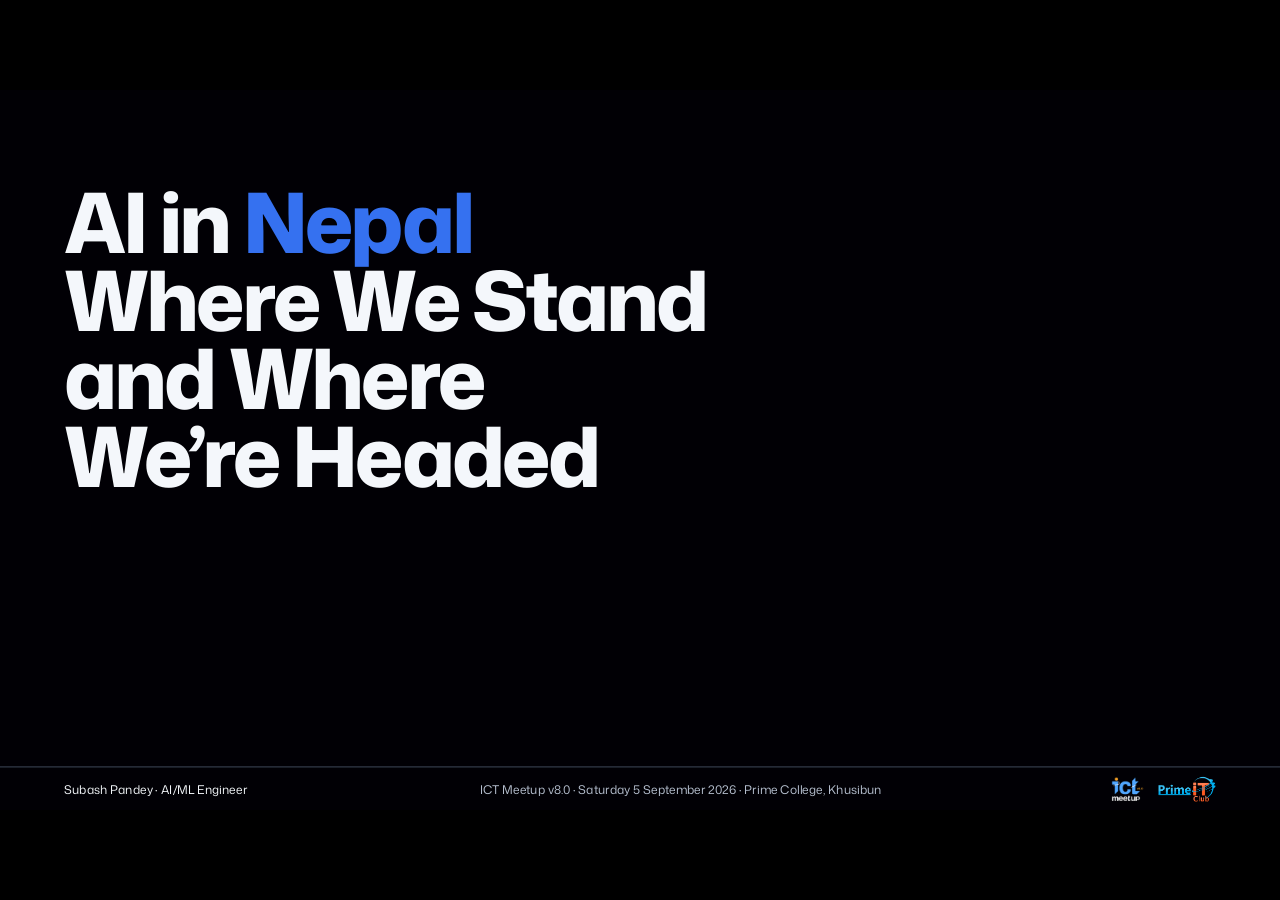
<file: slides/index.html>
<!DOCTYPE html>
<html lang="en">
<head>
  <meta charset="utf-8">
  <meta name="viewport" content="width=device-width, initial-scale=1">
  <title>AI in Nepal: Where We Stand and Where We're Headed</title>
  <link rel="stylesheet" href="styles.css">
</head>
<body>
  <!--
  THESIS: A dark product-conference keynote that treats Nepal evidence as the product, refusing AI-101 tiles, robot clipart, and a green computation-pad leftover.
  OWN-WORLD: Near-black #010005 field, Mona Sans mass type, Hubot Sans for measured numbers, one accent #3571F0, orange reserved for v8.0, footer rail, no glass bento, no kickers.
  STORY: Each slide is one organiser question, a one-line answer always on the glass, and named examples the speaker can read without clicking.
  FIRST VIEWPORT: Left-locked title owning the 16:9 frame; Nepal in blue; speaker, date, venue and event marks on a thin bottom rail; empty black elsewhere.
  FORM: Category-standard dark keynote (canon), user-chosen; composition A left-locked mass; seed 9e75f519.
  FINISH: unreviewed and undocumented is unfinished; this build ends with the finish review, the verdict, and DESIGN.md
  -->
  <div class="stage">
    <article class="slide title-slide on" data-slide="1">
      <h1>AI in <span class="blue">Nepal</span>
      <br>Where We Stand<br>and Where<br>We’re Headed</h1>
    </article>

    <article class="slide intro-slide" data-slide="2">
      <div class="intro">
        <div class="intro-copy">
          <h1>Subash<br>Pandey</h1>
          <p class="intro-role">AI/ML Engineer · from Kathmandu</p>
          <p class="intro-lede">I build AI systems for a living. Chat, voice, evaluation, the product around them.</p>
          <ul class="intro-ed">
            <li><b>Scopic Software LLC</b><span>Current</span></li>
            <li><b>University of Exeter</b><span>MSc Data Science</span></li>
          </ul>
        </div>
        <div class="intro-photos">
          <figure class="intro-shot intro-shot-grad">
            <img src="../assets/event-marks/graduation.webp" alt="Graduation day at the University of Exeter">
          </figure>
          <figure class="intro-shot intro-shot-uk">
            <img src="../assets/event-marks/UK_stay.webp" alt="In London, with Tower Bridge behind">
          </figure>
        </div>
      </div>
    </article>

    <article class="slide" data-slide="3">
      <h2>What this session answers.</h2>
      <p class="answer wide">The six discussion areas.</p>
      <div class="topics">
        <div>
          <h3>1 · Landscape</h3>
          <p>Where adoption actually is. Nepal against its neighbours. The dated milestones.</p>
        </div>
        <div>
          <h3>2 · Industries</h3>
          <p>Agriculture, finance, health, education, government, and the empty sectors.</p>
        </div>
        <div>
          <h3>3 · Startups/Companies</h3>
          <p>The money that exists and the hole in the middle. Company shapes you can join or found. Local vs global.</p>
        </div>
        <div>
          <h3>4 · Generative AI</h3>
          <p>Chat, agents, automation. The harness around the model: files, tools, loops, limits, logs.</p>
        </div>
        <div>
          <h3>5 · Jobs</h3>
          <p>Eight pathways, and the real titles inside them. What Kathmandu listings actually asked. How a first job happens.</p>
        </div>
        <div>
          <h3>6 · Challenges</h3>
          <p>Power, data, people, rules. Ethics, privacy, accountability, governance. The duty is ahead of the law.</p>
        </div>
      </div>
    </article>

    <article class="slide packed" data-slide="4">
      <h2>Where does Nepal stand right now?</h2>
      <p class="answer wide">Uneven. Everyone uses chatbots. We sell only expertise and man hours. We own very few AI products. The paperwork got loud in the last twelve months. That is not an AI industry yet.</p>
      <div class="ledger two">
        <div class="cell hot">
          <h3>Adoption you can see</h3>
          <div class="adopt">
            <p>This room. Almost everyone here has used a chat model this week. ICT Meetup v7 was already AI-themed, January 2024.</p>
            <div class="pillars">
              <div class="pill-row high"><span>Banks</span><div class="pill-track"><span class="pill-fill" style="--w:71%"></span></div><span class="num">71%</span></div>
              <div class="pill-row"><span>E-commerce</span><div class="pill-track"><span class="pill-fill" style="--w:55%"></span></div><span class="num">55%</span></div>
              <div class="pill-row"><span>Hospitals</span><div class="pill-track"><span class="pill-fill" style="--w:48%"></span></div><span class="num">48%</span></div>
              <div class="pill-row low"><span>Factories</span><div class="pill-track"><span class="pill-fill" style="--w:23%"></span></div><span class="num">23%</span></div>
            </div>
            <div class="blink-meta">
              <div><b>2,400+</b><span>AI/ML people · from 800</span></div>
              <div><b>$12.3M</b><span>funding · 11 deals, from $2.1M</span></div>
              <div><b>15</b><span>universities with AI courses</span></div>
            </div>
          </div>
        </div>
        <div class="cell">
          <h3>What we actually sell</h3>
          <div class="sell">
            <div class="sell-row">
              <span>Labelling</span>
              <div class="sell-chips"><b>CloudFactory</b></div>
              <em>how we entered</em>
            </div>
            <div class="sell-row fat">
              <span>Export SWE</span>
              <div class="sell-chips"><b>Leapfrog</b><b>Cotiviti</b><b>Verisk</b><b>Wiseyak</b><b>Deerwalk</b></div>
              <em>the bench</em>
            </div>
            <div class="sell-row">
              <span>Talent</span>
              <div class="sell-chips"><b>Fusemachines</b><b>reAlpha</b><b>Programiz</b></div>
              <em>Product companies</em>
            </div>
            <div class="sell-row">
              <span>Security</span>
              <div class="sell-chips"><b>SecurityPal</b><b>Vairav</b></div>
              <em>security software</em>
            </div>
            <div class="sell-row thin">
              <span>Research</span>
              <div class="sell-chips"><b>NAAMII</b></div>
              <em>a lab</em>
            </div>
            <div class="sell-row thin">
              <span>Product</span>
              <div class="sell-chips"><b>ChestGuru</b></div>
              <em>a trial</em>
            </div>
          </div>
        </div>
        <div class="cell">
          <h3>What the state did</h3>
          <ol class="state-rail">
            <li>
              <time>Aug 2025</time>
              <div>
                <b>National AI Policy</b>
                <p>5,000 professionals · top-50 on a scorecard · literacy in schools</p>
              </div>
            </li>
            <li class="gap">
              <time>Nov 2025</time>
              <div>
                <b>National AI Centre</b>
                <p>Couldn’t find what this Centre does.</p>
              </div>
            </li>
            <li>
              <time>Dec 2025</time>
              <div>
                <b>Central bank AI rules</b>
                <p>A short rulebook. Risk, governance, compliance.</p>
              </div>
            </li>
            <li class="wait">
              <time>May 2026</time>
              <div>
                <b>State AI computer centre</b>
                <p>Budget line. Announced, not built.</p>
              </div>
            </li>
          </ol>
        </div>
        <div class="cell hole">
          <h3>What numbers I cannot fake</h3>
          <ol class="unk-ask">
            <li>
              <span class="unk-n">?</span>
              <div>
                <b>How many AI startups does Nepal have?</b>
                <p>There is no register.</p>
              </div>
            </li>
            <li>
              <span class="unk-n">?</span>
              <div>
                <b>How many state-owned AI computers exist?</b>
                <p>There is no count.</p>
              </div>
            </li>
            <li>
              <span class="unk-n">?</span>
              <div>
                <b>What share of IT exports is AI?</b>
                <p>Nobody measures it.</p>
              </div>
            </li>
          </ol>
        </div>
      </div>
      <p class="strip">Short version: <b>strong on people, thin on products, loud on paper.</b></p>
    </article>

    <article class="slide packed" data-slide="5">
      <h2>Where do we sit globally? And how fast is this moving?</h2>
      <p class="answer wide">On the scorecard, Nepal is 106 of 195. Chat spread fast. Working systems, and agents that do a job, are still rare. The models themselves are getting harder to measure.</p>
      <div class="three-charts">
        <div>
          <p class="chart-head">Oxford rankings, Jan 2026 · 195 governments · lower is better</p>
          <div class="rank-list">
            <div class="rank-row">
              <span>India</span>
              <span class="place">27</span>
              <span class="of">of 195</span>
            </div>
            <div class="rank-row">
              <span>Bangladesh</span>
              <span class="place">75</span>
              <span class="of">of 195</span>
            </div>
            <div class="rank-row">
              <span>Pakistan</span>
              <span class="place">81</span>
              <span class="of">of 195</span>
            </div>
            <div class="rank-row here">
              <span>Nepal</span>
              <span class="place">106</span>
              <span class="of">of 195</span>
            </div>
          </div>
        </div>
        <div>
          <p class="chart-head">In companies, 2026 · share of surveyed organisations</p>
          <div class="bars true-scale">
            <div class="bar-row here"><span>Use AI somewhere</span><div class="bar-track"><span class="bar-fill" style="--w:88%"></span></div><span class="num">88%</span></div>
            <div class="bar-row"><span>Generative AI in a team</span><div class="bar-track"><span class="bar-fill" style="--w:79%"></span></div><span class="num">79%</span></div>
            <div class="bar-row miss-row"><span>Agents that run a job</span><div class="bar-track"><span class="bar-fill" style="--w:10%"></span></div><span class="num">≤10%</span></div>
          </div>
          <p class="bar-axis" aria-hidden="true"><span>0</span><span>50</span><span>100</span></p>
        </div>
      </div>
      <p class="strip">Nepal’s strongest bar is <b>rules written down</b>. The two weakest are <b>government using AI</b> and <b>building and spreading it</b></p>
    </article>

    <article class="slide packed" data-slide="6">
      <h2>Key milestones. What actually happened, and when?</h2>
      <p class="answer wide">People working since 2010. Paperwork since 2025. Products we own are still the thin line.</p>
      <div class="axis-grid">
        <div></div>
        <div class="axis-year">2010</div>
        <div class="axis-year">2013</div>
        <div class="axis-year">2019</div>
        <div class="axis-year">2024</div>
        <div class="axis-year">2025</div>
        <div class="axis-year">2026</div>

        <h3 class="axis-lab people">People</h3>
        <div class="axis-cell on"><b>CloudFactory</b><span>Kathmandu. Labelling for global AI.</span></div>
        <div class="axis-cell on"><b>Fusemachines</b><span>US company, Nepali engineers.</span></div>
        <div class="axis-cell on"><b>Rice maps</b><span>MoALD × ICIMOD. Satellite, not chat.</span></div>
        <div class="axis-cell on"><b>Saathi · eVA</b><span>RAG chatbots</span></div>
        <div class="axis-cell on"><b>FUSE · ChestGuru</b><span>Nasdaq, 23 Oct. TUTH trial, Dec.</span></div>
        <div class="axis-cell on"><b>Lamina YC</b><span>Nepali founders. Company is in SF.</span></div>

        <h3 class="axis-lab paper">Paper</h3>
        <div class="axis-cell"><b>ETA 2006</b><span>Still the digital law we run on.</span></div>
        <div class="axis-cell"><b>ICT Policy</b><span>2015. Digital plans, not AI plans.</span></div>
        <div class="axis-cell"><b>Digital Nepal</b><span>Framework, 2019.</span></div>
        <div class="axis-cell dim-cell"><span>—</span></div>
        <div class="axis-cell hot-cell"><b>Policy · Centre · NRB</b><span>Aug · Nov · Dec. A to-do list.</span></div>
        <div class="axis-cell hot-cell"><b>AI Compute Center announced</b><span>Budgeted. Not built.</span></div>

        <h3 class="axis-lab campus">Campus</h3>
        <div class="axis-cell dim-cell"><span>—</span></div>
        <div class="axis-cell dim-cell"><span>—</span></div>
        <div class="axis-cell dim-cell"><span>—</span></div>
        <div class="axis-cell on"><b>ICT Meetup v7</b><span>This campus. Already AI-themed.</span></div>
        <div class="axis-cell on"><b>WHO × NAAMII</b><span>Agreement through Sep 2027.</span></div>
        <div class="axis-cell on"><b>193 teams</b><span>Global IME hackathon. 14 in the final.</span></div>
      </div>
    </article>

    <article class="slide packed" data-slide="7">
      <h2>What is actually running, by industry?</h2>
      <p class="answer wide">Named systems you can look up. Five you can point at. Two that are still a test.</p>
      <div class="run-board">
        <div class="run-lane">
          <h3>On the ground</h3>
          <div class="run-tiles">
            <div class="run live">
              <span class="st live">Live</span>
              <h4>Agriculture</h4>
              <b>Rice maps · RiceMapEngine</b>
              <span>21 Terai · MoALD × ICIMOD</span>
            </div>
            <div class="run live">
              <span class="st live">Live</span>
              <h4>Finance</h4>
              <b>Saathi · eVA · Sid</b>
              <span>NIC Asia · eSewa · Siddhartha</span>
            </div>
            <div class="run live">
              <span class="st live">Export</span>
              <h4>Cybersecurity</h4>
              <b>Guardsix · Trident</b>
              <span>Logpoint Lalitpur · Vairav SOC</span>
            </div>
            <div class="run live">
              <span class="st live">Export</span>
              <h4>Export shops</h4>
              <b>Leapfrog · Cotiviti · Verisk · Wiseyak · Deerwalk</b>
              <span>clients abroad</span>
            </div>
            <div class="run live">
              <span class="st live">Live</span>
              <h4>Robotics</h4>
              <b>Ginger</b>
              <span>Naulo Pulchowk · Paaila</span>
            </div>
          </div>
        </div>
        <div class="run-lane wait">
          <h3>Not a product yet</h3>
          <div class="run-tiles">
            <div class="run wait">
              <span class="st trial">Trial</span>
              <h4>Health</h4>
              <b>ChestGuru · Second Eye</b>
              <span>TUTH · Dec 2025</span>
            </div>
            <div class="run wait">
              <span class="st trial">Pilot</span>
              <h4>Disaster</h4>
              <b>SAFE-RISCCS</b>
              <span>Kimtang · Jyotinagar · TU × Melbourne</span>
            </div>
          </div>
        </div>
      </div>
    </article>

    <article class="slide packed" data-slide="8">
      <h2>Where is AI still missing?</h2>
      <p class="answer wide">This is the rest of the map. Education has users, not products. Government has servers, not models. Whole industries have no named system I can show you. That gap is a company, if you can name a buyer.</p>
      <div class="gap-map">
        <div>
          <h3>Education · users, not a product</h3>
          <ul>
            <li>Formal AI degree; dominated by foreign affiliated universities.</li>
            <li>ChatGPT in class. College Hackathons, AI showcases. Club events. That is literacy. It is already in this room.</li>
            <li>Fellowships and internships.</li>
            <li>No ministry teaching system I will name.</li>
          </ul>
        </div>
        <div>
          <h3>Government · servers, not models</h3>
          <ul>
            <li>Policy, centre, budget line: only in words; not in implementation.</li>
            <li>Government cloud, Jul 2026: <b>927 VMs for 359 offices</b>. Hosting, not AI.</li>
            <li><b>Nagarik App:</b> digital services. No AI feature I will stand behind.</li>
          </ul>
        </div>
        <div class="gap-void">
          <h3>Empty on evidence</h3>
          <ul>
            <li>Tourism</li>
            <li>Factories</li>
            <li>Logistics</li>
            <li>Media</li>
            <li>Courts</li>
            <li>Telecom</li>
          </ul>
        </div>
      </div>
    </article>

    <article class="slide packed" data-slide="9">
      <h2>Startups, local versus global, campus and industry.</h2>
      <p class="answer wide">Two markets. Here: a hole in the money, and a ranked startup list that is mostly wallets and tutorials, not AI. There: labs, products, services, and a campus path.</p>
      <div class="markets">
        <div>
          <h3>Here</h3>
          <p class="chart-head">Funding sizes for a young software company · schematic, not a log scale</p>
          <div class="gap-bar" aria-hidden="true">
            <i class="on"></i>
            <i class="on"></i>
            <i class="hole"></i>
            <i class="on"></i>
          </div>
          <div class="gap-lab">
            <span>Gov <b>Rs 2.5m</b></span>
            <span>Seed <b>Rs 1–5m</b></span>
            <span class="miss">Hole <b>Rs 5–100m</b></span>
            <span>Funds <b>Rs 100m+</b></span>
          </div>
          <p class="chart-head">StartupBlink Sep 2026 · ranked startups</p>
          <div class="blink-meta">
            <div><b>#101</b><span>world</span></div>
            <div><b>#5</b><span>South Asia</span></div>
            <div><b>109</b><span>listed</span></div>
          </div>
        </div>
        <div>
          <h3>There</h3>
          <p class="chart-head">Same industry, different cap table. Named seats you can actually search.</p>
          <div class="mkt-shapes tall">
            <div><b>Frontier labs</b><span>OpenAI, Anthropic, Google DeepMind, Meta. They train the models you rent.</span></div>
            <div><b>Application products</b><span>Cursor, Perplexity, Harvey, Notion. A buyer, a price, a test. The honest global bet.</span></div>
            <div><b>Services</b><span>Accenture, Deloitte, IBM, Capgemini, Scale. Forward-deployed, data, applied. Search those titles abroad.</span></div>
            <div><b>Campus path</b><span>OpenAI / Anthropic internships. Google Student Researcher. DeepMind. YC. MIT, Stanford, CMU labs. That is the global on-ramp.</span></div>
          </div>
        </div>
      </div>
    </article>

    <article class="slide packed" data-slide="10">
      <h2>Generative AI, agents, automation. What actually changed?</h2>
      <p class="answer wide">Not the model. We rent that. The job is the harness: a spec, files, typed tools, a budgeted loop, a policy, a trace you can replay.</p>
      <div class="harness-split">
        <ol class="harness deep">
          <li>
            <span class="harness-n">1</span>
            <div>
              <h3><span class="fn">spec</span>(requirements)</h3>
              <p>What right looks like, in writing. A rubric, a fail case, a stop condition. Before you prompt.</p>
            </div>
          </li>
          <li>
            <span class="harness-n">2</span>
            <div>
              <h3><span class="fn">retrieve</span>(files)</h3>
              <p>Search. Rank. Cite the page. No source, no claim. Refuse if it is not in the file.</p>
            </div>
          </li>
          <li>
            <span class="harness-n">3</span>
            <div>
              <h3><span class="fn">bind</span>(tools)</h3>
              <p>Add domain-specific tools. Timeouts, retries, idempotency. A tool with no contract is a toy.</p>
            </div>
          </li>
          <li>
            <span class="harness-n">4</span>
            <div>
              <h3><span class="fn">act</span>(once)</h3>
              <p>One call, then parse the observation. Did it error, lie, or finish? You decide before the next call.</p>
            </div>
          </li>
          <li class="is-loop">
            <span class="harness-n">5</span>
            <div>
              <h3><span class="fn">loop</span>(budget)</h3>
              <p>Plan, act, observe, retry. A step cap and a spend cap.</p>
              <div class="cycle-mark" aria-hidden="true">
                <div class="cycle-main">
                  <span>plan</span><i></i><span>act</span><i></i><span>obs</span>
                </div>
                <div class="cycle-return"></div>
                <p>retry while budget left · else <strong>stop</strong></p>
              </div>
            </div>
          </li>
          <li>
            <span class="harness-n">6</span>
            <div>
              <h3><span class="fn">guard</span>(policy)</h3>
              <p>Allowlist. A payment, a medical call, a fee waits for a human.</p>
            </div>
          </li>
          <li>
            <span class="harness-n">7</span>
            <div>
              <h3><span class="fn">trace</span>(eval)</h3>
              <p>Log every call. A golden set. Cost and latency. Replay the miss tomorrow. Without this you have a demo.</p>
            </div>
          </li>
        </ol>
        <div class="os">
          <p class="chart-head">OSWorld · agents on real computer tasks · Index 2026 · 0 to 100</p>
          <div class="bars true-scale">
            <br>
            <div class="bar-row"><span>Last year</span><div class="bar-track"><span class="bar-fill" style="--w:12%"></span></div><span class="num">~12%</span></div>
            <div class="bar-row here"><span>Now</span><div class="bar-track"><span class="bar-fill" style="--w:66.3%"></span></div><span class="num">66.3%</span></div>
          </div>
          <p class="bar-axis" aria-hidden="true"><span>0</span><span>50</span><span>100</span></p>
          <p class="chart-head tight">In companies, agents in regular use</p>
          <div class="bars true-scale">
            <div class="bar-row miss-row"><span>Most functions</span><div class="bar-track"><span class="bar-fill" style="--w:10%"></span></div><span class="num">≤10%</span></div>
            <div class="bar-row here"><span>Tech software</span><div class="bar-track"><span class="bar-fill" style="--w:24%"></span></div><span class="num">24%</span></div>
          </div>
          <p class="os-note">On those tasks it still misses about one in three. This is not the office running itself.</p>
        </div>
      </div>
    </article>

    <article class="slide packed" data-slide="11">
      <h2>See it: chatbots guess. A system can refuse.</h2>
      <p class="answer wide">One Nepal question, three behaviours. Chat sounds certain. The same model over a real file shows its page or admits it does not know. A test turns that into a number.</p>
      <p class="shared-prompt"><span>You</span> How many computers does Nepal's National AI Centre have?</p>
      <div class="demo-chats">
        <section class="chat-win">
          <header>Chat on its own</header>
          <div class="thread">
            <p class="msg asst guessing"><span class="who">Assistant</span>The Centre has 47 NVIDIA units in a hall at Singha Durbar, opened with the policy.</p>
            <p class="why">Clean paragraph. Plausible number. No source. If it is wrong you find out from a customer, in public.</p>
          </div>
          <footer class="miss">Guessing</footer>
        </section>
        <section class="chat-win sourced">
          <header>Same model, given the file</header>
          <div class="thread">
            <p class="msg asst"><span class="who">Assistant</span>Not in this document. The policy says the centre opened in Nov 2025 and started in a small room. It does not give a computer count.</p>
            <p class="cite">National AI Policy.pdf · no computer count</p>
            <p class="why">It searches the file, answers only from what it found, and shows the page. If it invents 47 anyway, that is the bug.</p>
          </div>
          <footer class="ok">Sourced, or refused</footer>
        </section>
        <section class="chat-win eval">
          <header>The test that makes it a system</header>
          <div class="thread">
            <p class="eval-rule">Ten questions you asked. Three cannot be answered from the file. Pass = seven sourced + three honest refusals.</p>
            <ol class="eval-cells" aria-label="Ten test questions">
              <li class="pass">1</li><li class="pass">2</li><li class="pass">3</li><li class="pass">4</li><li class="pass">5</li><li class="pass">6</li><li class="pass">7</li>
              <li class="refuse">8</li><li class="refuse">9</li>
              <li class="fail">10</li>
            </ol>
            <p class="eval-legend"><span class="pass">sourced</span><span class="refuse">refused</span><span class="fail">miss logged</span></p>
            <p class="eval-score"><b>9/10</b> Run it again every time you change the prompt.</p>
          </div>
          <footer class="ok">Miss logged</footer>
        </section>
      </div>
    </article>

    <article class="slide packed" data-slide="12">
      <h2>“AI will replace those who don’t learn to use it.” What does that actually mean?</h2>
      <p class="answer wide">Half true. Using it is the floor. Owning the loop is the job.</p>
      <div class="split-8">
        <div class="work-stack" aria-label="Who sits where: this room, the job, the lab">
          <div class="stack-floor">
            <div class="stack-top">
              <h3>Use it</h3>
              <p class="layer-kill">Nobody is paid for this alone.</p>
            </div>
            <div class="crowd" data-dots="32" data-lit="32" data-tone="floor"></div>
            <p>Ask. Draft. Summarise. Everyone in this room. About to be expected the way email was.</p>
          </div>
          <div class="stack-floor career">
            <div class="stack-top">
              <h3>Run it</h3>
              <p class="layer-kill">This is the job the market is short of.</p>
            </div>
            <div class="crowd" data-dots="32" data-lit="8" data-tone="job"></div>
            <p>Put a model inside work with consequences. You write the test. You catch the miss. You carry the blame. You put out the fix.</p>
          </div>
          <div class="stack-floor thin">
            <div class="stack-top">
              <h3>Build it</h3>
              <p class="layer-kill">Fewer seats. Mostly senior or abroad. Later.</p>
            </div>
            <div class="crowd" data-dots="32" data-lit="2" data-tone="lab"></div>
            <p>Data, training, serving, cost and the infrastructure around it.</p>
          </div>
        </div>
        <div class="prod">
          <p class="chart-head">Stanford AI Index 2026 · extra output on structured work · 0 to 100</p>
          <div class="bars true-scale">
            <div class="bar-row here"><span>Software</span><div class="bar-track"><span class="bar-fill" style="--w:26%"></span></div><span class="num">26%</span></div>
            <div class="bar-row"><span>Support</span><div class="bar-track"><span class="bar-fill" style="--w:15%"></span></div><span class="num">14–15%</span></div>
            <div class="bar-row"><span>Marketing</span><div class="bar-track"><span class="bar-fill" style="--w:50%"></span></div><span class="num">50%</span></div>
          </div>
          <p class="bar-axis" aria-hidden="true"><span>0</span><span>50</span><span>100</span></p>
          <div class="metr">
            <p class="chart-head tight">Jobs at risk · Goldman Sachs / McKinsey, via Nexford 2026</p>
            <div class="metr-grid">
              <div>Equivalent of <b>300 million</b> full-time jobs</div>
              <div><b>Two-thirds</b> of US and Europe jobs exposed</div>
              <div>About <b>a quarter</b> of tasks could be done by AI</div>
              <div>By 2030, <b>14%</b> of workers may need a new career</div>
            </div>
          </div>
        </div>
      </div>
    </article>

    <article class="slide packed" data-slide="13">
      <h2>Like web development, what are the AI career pathways?</h2>
      <p class="answer wide">Web froze into four seats. AI is eight doors that overlap. Search these titles, not the word “AI”.</p>
      <div class="families vote-row eight">
        <div class="fam" data-vote="1">
          <span class="n">1</span>
          <h3>Apps</h3>
          <ul class="titles">
            <li><b>Forward Deployed Engineer</b></li>
            <li>AI Integration Engineer</li>
            <li>Applied / Full-stack GenAI</li>
          </ul>
        </div>
        <div class="fam" data-vote="2">
          <span class="n">2</span>
          <h3>Data</h3>
          <ul class="titles">
            <li><b>Data Engineer</b></li>
            <li>Dataset Curator</li>
            <li>Analytics / BI</li>
            <li>ETL / warehouse</li>
          </ul>
        </div>
        <div class="fam" data-vote="3">
          <span class="n">3</span>
          <h3>Data science</h3>
          <ul class="titles">
            <li><b>Data Scientist</b></li>
            <li>Applied Scientist</li>
            <li>Experimentation</li>
          </ul>
        </div>
        <div class="fam" data-vote="4">
          <span class="n">4</span>
          <h3>Platform</h3>
          <ul class="titles">
            <li><b>MLOps Engineer</b></li>
            <li>LLMOps / serving</li>
            <li>AI platform</li>
            <li>Inference / GPU</li>
          </ul>
        </div>
        <div class="fam" data-vote="5">
          <span class="n">5</span>
          <h3>Modelling</h3>
          <ul class="titles">
            <li><b>ML Engineer</b></li>
            <li>Computer vision</li>
            <li>NLP / speech</li>
            <li>Ranking / recsys</li>
          </ul>
        </div>
        <div class="fam" data-vote="6">
          <span class="n">6</span>
          <h3>Research</h3>
          <ul class="titles">
            <li><b>Research Scientist</b></li>
            <li>Research Engineer</li>
            <li>Research intern / RA</li>
          </ul>
        </div>
        <div class="fam" data-vote="7">
          <span class="n">7</span>
          <h3>Human in the loop</h3>
          <ul class="titles">
            <li><b>Domain Specialist</b></li>
            <li>Data Annotator</li>
            <li>Evaluation / red-team</li>
            <li>RLHF/RLAIF rater</li>
          </ul>
        </div>
        <div class="fam" data-vote="8">
          <span class="n">8</span>
          <h3>Product</h3>
          <ul class="titles">
            <li><b>AI Product Manager</b></li>
            <li>AI Risk &amp; Compliance</li>
            <li>AI Solutions consulting</li>
          </ul>
        </div>
      </div>
      <p class="strip">“Prompt engineer” is a skill inside all eight. Pick a pathway for depth, then take it from there.</p>
    </article>

    <article class="slide packed" data-slide="14">
      <h2>Will the AI job market settle the way web development did?</h2>
      <p class="answer wide">My read: the work will split. The stack will not freeze. New pathways will open.</p>
      <div class="settle">
        <div>
          <h3>Web froze</h3>
          <p class="chart-head">Four spaces. Over a decade.</p>
          <div class="seat-bar" aria-hidden="true">
            <span>UI/UX</span>
            <span>Frontend</span>
            <span>Backend</span>
            <span>DevOps</span>
          </div>
          <p>HTML from 2015 still runs. Enough work to keep specialists busy. A stable platform.</p>
        </div>
        <div>
          <h3>AI has not</h3>
          <p class="chart-head">Ways exist. The work still sits on top of each other.</p>
          <div class="overlap-chart" aria-hidden="true">
            <div class="ov-row"><span>Apps</span><div class="ov-track"><i style="--l:0%;--w:58%"></i></div></div>
            <div class="ov-row"><span>Data</span><div class="ov-track"><i style="--l:14%;--w:58%"></i></div></div>
            <div class="ov-row"><span>Platform</span><div class="ov-track"><i style="--l:28%;--w:58%"></i></div></div>
            <div class="ov-row"><span>Modelling</span><div class="ov-track"><i style="--l:42%;--w:58%"></i></div></div>
          </div>
          <p>The model, the tools, and the titles still move. Even large teams glue more than they specialise.</p>
        </div>
      </div>
      <p class="strip">Pick a path for depth. Expect to work outside it with time.</p>
    </article>

    <article class="slide packed" data-slide="15">
      <h2>AI jobs in Nepal, and globally.</h2>
      <p class="answer wide">LinkedIn, keyword “AI”, last 30 days, this morning. Nepal is a short list: data, then a few applied titles. The Bay Area is a wall of agent and applied-AI titles.</p>
      <div class="jobs-compare">
        <div class="np-chart">
          <p class="chart-head">Nepal · what showed up, by week · n = 17 postings I opened</p>
          <ul class="lane-key">
            <li class="k-applied">Applied / GenAI</li>
            <li class="k-data">Data</li>
            <li class="k-hitl">HITL / operator</li>
            <li class="k-sec">Security</li>
          </ul>
          <div class="week-chart" style="--max:8">
            <div class="week-col">
              <div class="week-stack">
                <span class="seg data" style="--n:2">2</span>
                <span class="seg hitl" style="--n:1">1</span>
              </div>
              <b>3 wks</b>
              <span>Leapfrog, SunnyData, Niural</span>
            </div>
            <div class="week-col">
              <div class="week-stack">
                <span class="seg data" style="--n:2">2</span>
                <span class="seg applied" style="--n:1">1</span>
              </div>
              <b>2 wks</b>
              <span>Verisk GenAI, Abacus, Omnicom</span>
            </div>
            <div class="week-col">
              <div class="week-stack">
                <span class="seg data" style="--n:1">1</span>
                <span class="seg hitl" style="--n:1">1</span>
                <span class="seg applied" style="--n:1">1</span>
              </div>
              <b>1 wk</b>
              <span>SDS intern, Niural compliance, Maitri DQA</span>
            </div>
            <div class="week-col now">
              <div class="week-stack">
                <span class="seg data" style="--n:3">3</span>
                <span class="seg hitl" style="--n:1">1</span>
                <span class="seg applied" style="--n:3">3</span>
                <span class="seg sec" style="--n:1">1</span>
              </div>
              <b>This week</b>
              <span>Niural, Azminds, Neurithum, Waft X</span>
            </div>
          </div>
        </div>
        <div class="sf-chart">
          <p class="chart-head">Bay Area · same search · 99+ results</p>
          <div class="sf-bars">
            <div class="sf-row here"><span>Agent / Agentic</span><div class="bar-track"><span class="bar-fill" style="--w:100%"></span></div><span class="num">38</span></div>
            <div class="sf-row"><span>ML Engineer</span><div class="bar-track"><span class="bar-fill" style="--w:47%"></span></div><span class="num">18</span></div>
            <div class="sf-row"><span>Applied AI</span><div class="bar-track"><span class="bar-fill" style="--w:42%"></span></div><span class="num">16</span></div>
            <div class="sf-row"><span>AI Engineer</span><div class="bar-track"><span class="bar-fill" style="--w:37%"></span></div><span class="num">14</span></div>
            <div class="sf-row"><span>Eval / platform</span><div class="bar-track"><span class="bar-fill" style="--w:26%"></span></div><span class="num">10</span></div>
            <div class="sf-row"><span>Founding / MTS</span><div class="bar-track"><span class="bar-fill" style="--w:21%"></span></div><span class="num">8</span></div>
            <div class="sf-row"><span>Forward deployed</span><div class="bar-track"><span class="bar-fill" style="--w:16%"></span></div><span class="num">6</span></div>
          </div>
          <p class="sf-pay">Posted ranges in San Fran: about $150k to $400k.</p>
        </div>
      </div>
    </article>

    <article class="slide packed" data-slide="16">
      <h2>How do you land an internship or a first job?</h2>
      <p class="answer wide">Become a software or data person who can prove they can work end-to-end.</p>
      <div class="tips-path">
        <div class="tip">
          <span class="n">1</span>
          <h3>Ship</h3>
          <div class="tip-viz" aria-hidden="true">
            <div class="viz-readme">
              <header><b>crop-disease</b><span>public</span></header>
              <div class="viz-body">
                <i style="--w:92%"></i>
                <i style="--w:76%"></i>
                <i style="--w:84%"></i>
                <i style="--w:58%"></i>
              </div>
              <p class="viz-ok">does: leaf photos in the field</p>
              <p class="viz-fail">fails: night shots, mixed crops</p>
            </div>
          </div>
          <p>One public project that does a real task. The README says where it fails.</p>
        </div>
        <div class="tip">
          <span class="n">2</span>
          <h3>Measure</h3>
          <div class="tip-viz" aria-hidden="true">
            <div class="viz-rubric">
              <div><span>pass</span><i style="--w:72%"></i><b>72</b></div>
              <div class="miss"><span>fails</span><i style="--w:18%"></i><b>18</b></div>
              <div><span>ms</span><i style="--w:40%"></i><b>210</b></div>
            </div>
          </div>
          <p>A rubric. Log what it can and cannot do. Put a number on both.</p>
        </div>
        <div class="tip">
          <span class="n">3</span>
          <h3>Say it</h3>
          <div class="tip-viz" aria-hidden="true">
            <div class="viz-script">
              <p><em>I built</em><b>X</b></p>
              <p><em>It failed at</em><b>Y</b></p>
              <p><em>I measured</em><b>Z</b></p>
            </div>
          </div>
          <p>Log what you built, what it failed at, and how you measured it.</p>
        </div>
        <div class="tip">
          <span class="n">4</span>
          <h3>Iterate</h3>
          <div class="tip-viz" aria-hidden="true">
            <ol class="viz-vers">
              <li><b>v1</b><i style="--w:100%"></i><span>820ms</span></li>
              <li><b>v2</b><i style="--w:26%"></i><span>210ms</span></li>
              <li class="now"><b>v3</b><i style="--w:11%"></i><span>90ms</span></li>
            </ol>
            <div class="viz-loop">
              <span>features</span><i></i><span>bugs</span><i></i><span>latency</span>
            </div>
          </div>
          <p>New features, bug fixes. Then latency, usability, throughput.</p>
        </div>
        <div class="tip last">
          <span class="n">5</span>
          <h3>Apply</h3>
          <div class="tip-viz" aria-hidden="true">
            <ul class="viz-doors">
              <li>SWE / data / AI</li>
              <li>talent pools</li>
              <li>referrals</li>
            </ul>
            <div class="viz-merge"></div>
            <p class="viz-into">mentorship</p>
          </div>
          <p>Software, AI, and data. Pools. Referrals. Ask for mentorship.</p>
        </div>
      </div>

    </article>

    <article class="slide packed" data-slide="17">
      <h2>Skills, jobs, productivity, lifelong learning.</h2>
      <p class="answer wide">A stack, a public trail, a finish habit, a loop that does not stop.</p>
      <div class="play-loops">
        <div>
          <h3>Skills</h3>
          <p>Learn in this order.</p>
          <ol class="loop-rungs">
            <li>
              <span class="n">1</span>
              <b>Software</b>
              <ul class="loop-chips">
                <li>Python</li>
                <li>SQL</li>
                <li>Git</li>
                <li>DSA</li>
                <li>APIs</li>
                <li>tests</li>
              </ul>
            </li>
            <li>
              <span class="n">2</span>
              <b>Models</b>
              <ul class="loop-chips">
                <li>ML / DL</li>
                <li>PyTorch</li>
                <li>LLMs</li>
                <li>RAG</li>
                <li>agents</li>
              </ul>
            </li>
            <li>
              <span class="n">3</span>
              <b>Ship</b>
              <ul class="loop-chips">
                <li>eval</li>
                <li>Docker</li>
                <li>cloud</li>
                <li>MLOps</li>
                <li>system design</li>
              </ul>
            </li>
          </ol>
        </div>
        <div>
          <h3>Jobs / Career</h3>
          <p>Make it public. Then ask.</p>
          <ol class="loop-rungs">
            <li>
              <span class="n">1</span>
              <b>Make</b>
              <ul class="loop-chips">
                <li>2–4 projects</li>
                <li>deploy</li>
                <li>GitHub</li>
                <li>READMEs</li>
              </ul>
            </li>
            <li>
              <span class="n">2</span>
              <b>Show</b>
              <ul class="loop-chips">
                <li>portfolio</li>
                <li>write blogs</li>
                <li>open source</li>
                <li>freelance</li>
              </ul>
            </li>
            <li>
              <span class="n">3</span>
              <b>Ask</b>
              <ul class="loop-chips">
                <li>dont't wait to apply</li>
                <li>beyond the same hiring title</li>
                <li>referrals</li>
                <li>interviews</li>
              </ul>
            </li>
          </ol>
        </div>
        <div>
          <h3>Productivity</h3>
          <p>Finish more than you start.</p>
          <ol class="loop-rungs">
            <li>
              <span class="n">1</span>
              <b>Finish</b>
              <ul class="loop-chips">
                <li>ship, don’t plan</li>
                <li>no tutorial-hop</li>
                <li>one at a time</li>
              </ul>
            </li>
            <li>
              <span class="n">2</span>
              <b>Copilot</b>
              <ul class="loop-chips">
                <li>AI as copilot, not autopilot</li>
                <li>learn by building</li>
              </ul>
            </li>
            <li>
              <span class="n">3</span>
              <b>Cadence</b>
              <ul class="loop-chips">
                <li>weekly goals</li>
                <li>1–2 hrs / day</li>
                <li>notes from mistakes</li>
              </ul>
            </li>
          </ol>
        </div>
        <div>
          <h3>Lifelong</h3>
          <p>Stay in the loop.</p>
          <ol class="loop-rungs">
            <li>
              <span class="n">1</span>
              <b>Read</b>
              <ul class="loop-chips">
                <li>papers</li>
                <li>blogs</li>
                <li>open-source</li>
              </ul>
            </li>
            <li>
              <span class="n">2</span>
              <b>Reproduce</b>
              <ul class="loop-chips">
                <li>rebuild it</li>
                <li>understand why</li>
              </ul>
            </li>
            <li>
              <span class="n">3</span>
              <b>Stay</b>
              <ul class="loop-chips">
                <li>fundamentals</li>
                <li>outside the comfort zone</li>
                <li>never stop shipping</li>
              </ul>
            </li>
          </ol>
        </div>
      </div>
    </article>

    <article class="slide packed" data-slide="18">
      <h2>If I want to learn the system and the architecture, where do I start?</h2>
      <p class="answer wide">Pick any.</p>
      <div class="arch-senior">
        <div class="arch-band">
          <h3>What you ship</h3>
          <div class="arch-shapes">
            <div>
              <span class="n">1</span>
              <h4>Deterministic</h4>
              <p>If/then, search, a threshold. No model. Some of the best systems ever built stay here.</p>
            </div>
            <div>
              <span class="n">2</span>
              <h4>Classical ML</h4>
              <p>Features in, a score out. Most production AI is still ML.</p>
            </div>
            <div>
              <span class="n">3</span>
              <h4>Retrieval + generation</h4>
              <p>Files into a foundation or local model. Cite the source, or refuse.</p>
            </div>
            <div>
              <span class="n">4</span>
              <h4>Agents</h4>
              <p>Tools, a loop, a stop.</p>
            </div>
          </div>
        </div>
        <div class="arch-band">
          <h3>How weights are made</h3>
          <div class="arch-shapes">
            <div>
              <span class="n">5</span>
              <h4>Pre-training</h4>
              <p>Compute, data, months. Frontier labs.</p>
            </div>
            <div>
              <span class="n">6</span>
              <h4>Post-training</h4>
              <p>SFT on instructions and tools. How a base model becomes useful.</p>
            </div>
            <div>
              <span class="n">7</span>
              <h4>RL / preference</h4>
              <p>RLHF, DPO, GRPO. A reward, a preference, a policy.</p>
            </div>
            <div>
              <span class="n">8</span>
              <h4>Adaptation</h4>
              <p>LoRA, fine-tune, distill on <em>your</em> data. The only training most of you will touch.</p>
            </div>
          </div>
        </div>
        <div class="arch-books">
          <h3>Read these, in this order</h3>
          <div class="book-row">
            <div>
              <img src="../assets/books/kleppmann-ddia.webp" alt="Cover of Designing Data-Intensive Applications">
              <div>
                <b>Designing Data-Intensive Applications</b>
                <span>Kleppmann</span>
                <p>The data plane under every serious system. Storage, batch, stream, failure.</p>
              </div>
            </div>
            <div>
              <img src="../assets/books/huyen-dmls.webp" alt="Cover of Designing Machine Learning Systems">
              <div>
                <b>Designing Machine Learning Systems</b>
                <span>Chip Huyen</span>
                <p>Classical ML as a factory. Data, features, training, serving, drift.</p>
              </div>
            </div>
            <div>
              <img src="../assets/books/huyen-ai-engineering.webp" alt="Cover of AI Engineering">
              <div>
                <b>AI Engineering</b>
                <span>Chip Huyen</span>
                <p>Foundation models as a product. RAG, eval, agents, adaptation.</p>
              </div>
            </div>
          </div>
        </div>
      </div>
    </article>

    <article class="slide packed" data-slide="19">
      <h2>Challenges, and the data-center feud: what is the case?</h2>
      <p class="answer wide">The data center is sized for a factory, on monsoon watts NEA already dumps.</p>
      <div class="chal-split">
        <div>
          <p class="chart-head">NEA FY 2025/26 · megawatts · 0 to 4,120.</p>
          <div class="bars true-scale">
            <div class="bar-row here"><span>Installed</span><div class="bar-track"><span class="bar-fill" style="--w:100%"></span></div><span class="num">4,120</span></div>
            <div class="bar-row"><span>Peak demand</span><div class="bar-track"><span class="bar-fill" style="--w:78.3%"></span></div><span class="num">3,226</span></div>
            <div class="bar-row miss-row"><span>Listed AI compute centers</span><div class="bar-track"><span class="bar-fill" style="--w:0.5%"></span></div><span class="num">~15–20</span></div>
          </div>
          <p class="bar-axis mw-axis" aria-hidden="true"><span>0</span><span>2,060</span><span>4,120 MW</span></p>
        </div>
        <div class="chal-4">
          <div>
            <h3>Scale</h3>
            <p>Not Meta, not AWS. Here: 250 kW to 5 MW. One factory. Under 3% of surplus. Rwanda already has rooms like this.</p>
          </div>
          <div>
            <h3>Surplus</h3>
            <p>Wet months NEA spills hydro because nobody buys it. This center buys the waste. Dry months we still import.</p>
          </div>
          <div>
            <h3>Lights</h3>
            <p>Two feeds, batteries, then generators. It rides a blackout. Market rate.</p>
          </div>
          <div>
            <h3>Contract</h3>
            <p>Heat at this size is noise. Blocking then complaining about jobs is the own-goal.</p>
          </div>
        </div>
      </div>
    </article>

    <article class="slide packed" data-slide="20">
      <h2>Ethics, privacy, governance, and the road ahead in Nepal.</h2>
      <p class="answer wide">Four questions for any system. The law is thinner than the duty. That is the road ahead, here and everywhere.</p>
      <div class="ethics">
        <div>
          <h3>Privacy</h3>
          <p>What left the room. Who stored the prompt. Who can see it later. Consent is a design choice, not a footer.</p>
        </div>
        <div>
          <h3>Fairness</h3>
          <p>Who is in the data. Who is not. When it misses, who pays.</p>
        </div>
        <div>
          <h3>Accountability</h3>
          <p>Who owns it when it goes wrong. The vendor, the bank, the ministry, you. If nobody owns it, it is not a system.</p>
        </div>
        <div>
          <h3>Governance</h3>
          <p>Who wrote the stop. What it may never do. Who can audit the log. A rulebook, or a vibe.</p>
        </div>
      </div>
    </article>

    <article class="slide qa-slide" data-slide="21">
      <h1>Q&amp;A</h1>
      <p class="repeat">Anyone can prompt. Very few people can make an AI system work. That is the career.</p>
    </article>

    <div class="help" id="help">
      <h2>Presenter keys</h2>
      <p><kbd>→</kbd><kbd>Space</kbd> Next slide</p>
      <p><kbd>←</kbd> Previous</p>
      <p><kbd>1</kbd>–<kbd>8</kbd> Highlight a door on the job map</p>
      <p><kbd>F</kbd> Fullscreen · <kbd>B</kbd> Blackout · <kbd>C</kbd> Elapsed clock</p>
      <p><kbd>#12</kbd> Jump via URL hash · <kbd>?</kbd> This panel</p>
    </div>

    <div class="progress" aria-hidden="true"><i></i></div>
    <footer class="rail">
      <span class="rail-left">
        <span data-counter>01 / 21</span>
        <span class="rail-speaker">Subash Pandey · AI/ML Engineer</span>
        <span class="rail-next" hidden><span class="rail-next-k">Next</span><span data-next></span></span>
        <span data-elapsed hidden>00:00</span>
      </span>
      <span class="rail-meta">ICT Meetup v8.0 · Saturday 5 September 2026 · Prime College, Khusibun</span>
      <div class="rail-marks">
        <img src="../assets/event-marks/ict-meetup-logo.png" alt="ICT Meetup v8.0">
        <img src="../assets/event-marks/prime-it-club-site.png" alt="Prime IT Club">
      </div>
    </footer>
  </div>
  <script src="deck.js"></script>
</body>
</html>
</file>
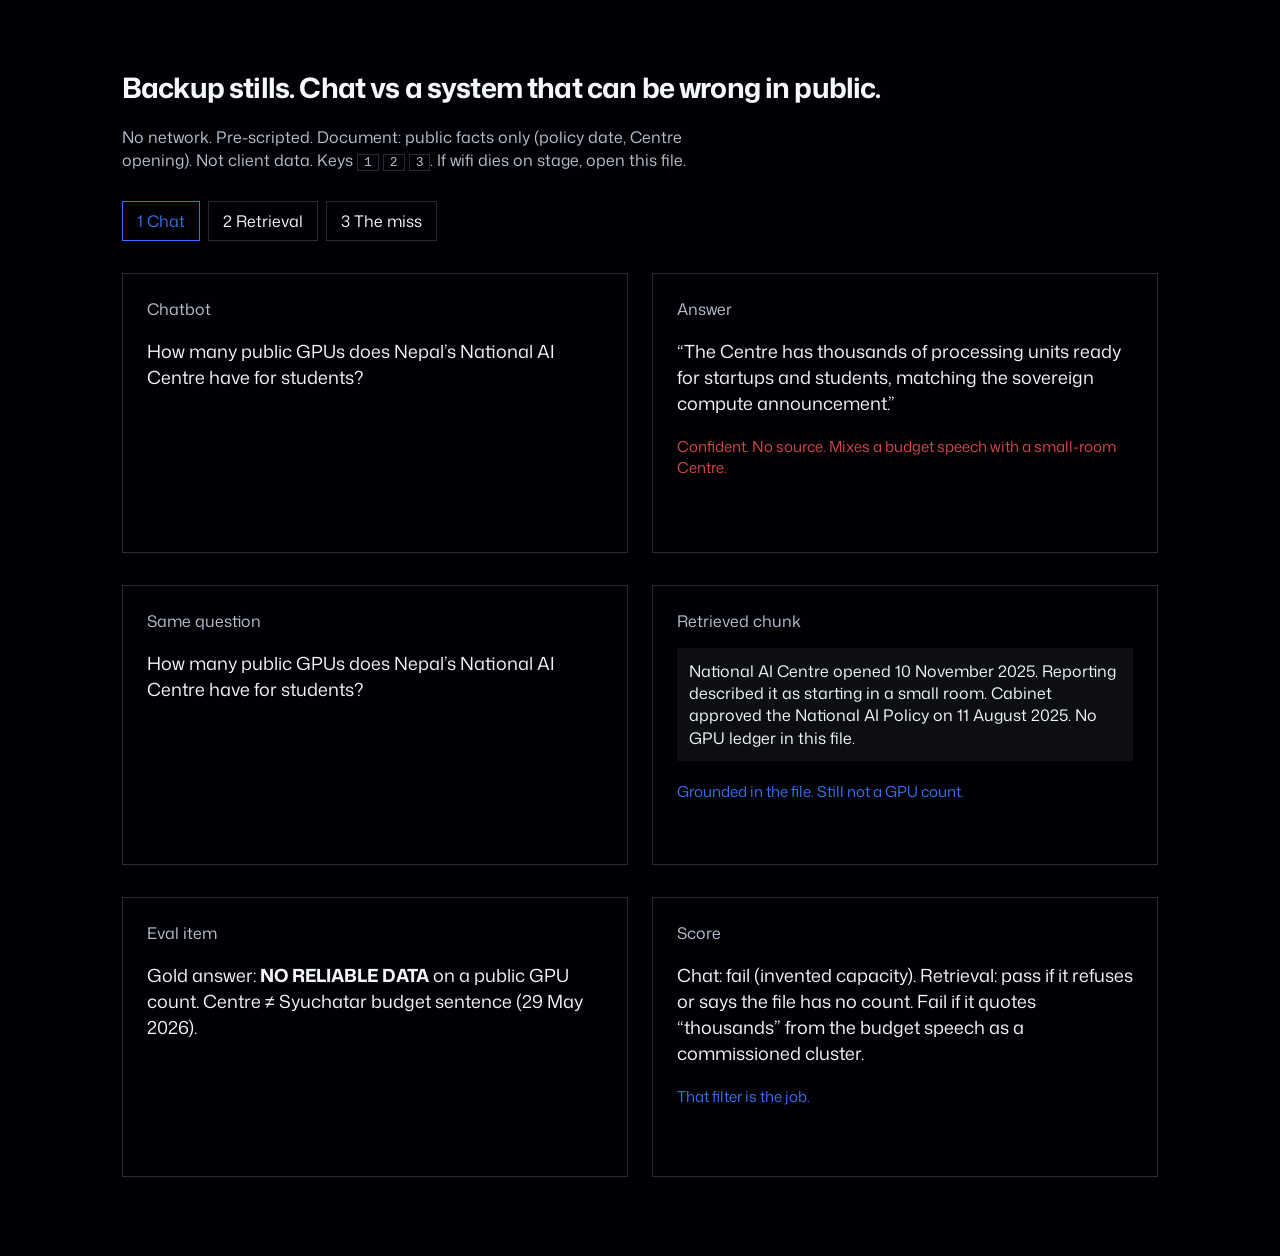
<file: assets/demo/offline-demo.html>
<!DOCTYPE html>
<html lang="en">
<head>
  <meta charset="utf-8">
  <meta name="viewport" content="width=device-width, initial-scale=1">
  <title>Offline demo — chat vs evaluated retrieval</title>
  <style>
    @font-face {
      font-family: "Mona Sans";
      src: url("../fonts/mona-sans-latin-400.woff2") format("woff2");
      font-weight: 400;
      font-display: swap;
    }
    @font-face {
      font-family: "Mona Sans";
      src: url("../fonts/mona-sans-latin-700.woff2") format("woff2");
      font-weight: 700;
      font-display: swap;
    }
    :root { --bg:#010005; --fg:#f4f7fb; --muted:#b7c0d0; --line:#252a36; --blue:#3571f0; --miss:#d64545; --ok:#3571f0; }
    * { box-sizing: border-box; }
    body { margin: 0; background: var(--bg); color: var(--fg); font-family: "Mona Sans", sans-serif; }
    main { max-width: 1100px; margin: 0 auto; padding: 48px 32px 80px; }
    h1 { font-size: 28px; letter-spacing: -0.03em; }
    p.note { color: var(--muted); max-width: 62ch; line-height: 1.45; }
    .row { display: grid; grid-template-columns: 1fr 1fr; gap: 24px; margin-top: 32px; }
    .pane { border: 1px solid var(--line); padding: 24px; min-height: 280px; }
    h2 { margin: 0 0 12px; font-size: 16px; color: var(--muted); font-weight: 500; }
    .bubble { font-size: 18px; line-height: 1.45; }
    .chunk { margin-top: 16px; padding: 12px; background: #0c0e14; font-size: 16px; line-height: 1.4; }
    .badge { margin-top: 20px; font-size: 15px; }
    .miss { color: var(--miss); }
    .ok { color: var(--ok); }
    nav { display: flex; gap: 8px; margin-top: 28px; }
    button { font: inherit; background: transparent; color: var(--fg); border: 1px solid var(--line); padding: 8px 14px; cursor: pointer; }
    button[aria-current="true"] { border-color: var(--blue); color: var(--blue); }
    kbd { border: 1px solid var(--line); padding: 0 6px; }
  </style>
</head>
<body>
  <main>
    <h1>Backup stills. Chat vs a system that can be wrong in public.</h1>
    <p class="note">No network. Pre-scripted. Document: public facts only (policy date, Centre opening). Not client data. Keys <kbd>1</kbd> <kbd>2</kbd> <kbd>3</kbd>. If wifi dies on stage, open this file.</p>
    <nav>
      <button type="button" data-step="0" aria-current="true">1 Chat</button>
      <button type="button" data-step="1">2 Retrieval</button>
      <button type="button" data-step="2">3 The miss</button>
    </nav>
    <div class="row" data-panel="0">
      <div class="pane">
        <h2>Chatbot</h2>
        <p class="bubble">How many public GPUs does Nepal’s National AI Centre have for students?</p>
      </div>
      <div class="pane">
        <h2>Answer</h2>
        <p class="bubble">“The Centre has thousands of processing units ready for startups and students, matching the sovereign compute announcement.”</p>
        <p class="badge miss">Confident. No source. Mixes a budget speech with a small-room Centre.</p>
      </div>
    </div>
    <div class="row" data-panel="1" hidden>
      <div class="pane">
        <h2>Same question</h2>
        <p class="bubble">How many public GPUs does Nepal’s National AI Centre have for students?</p>
      </div>
      <div class="pane">
        <h2>Retrieved chunk</h2>
        <p class="chunk">National AI Centre opened 10 November 2025. Reporting described it as starting in a small room. Cabinet approved the National AI Policy on 11 August 2025. No GPU ledger in this file.</p>
        <p class="badge ok">Grounded in the file. Still not a GPU count.</p>
      </div>
    </div>
    <div class="row" data-panel="2" hidden>
      <div class="pane">
        <h2>Eval item</h2>
        <p class="bubble">Gold answer: <strong>NO RELIABLE DATA</strong> on a public GPU count. Centre ≠ Syuchatar budget sentence (29 May 2026).</p>
      </div>
      <div class="pane">
        <h2>Score</h2>
        <p class="bubble">Chat: fail (invented capacity). Retrieval: pass if it refuses or says the file has no count. Fail if it quotes “thousands” from the budget speech as a commissioned cluster.</p>
        <p class="badge ok">That filter is the job.</p>
      </div>
    </div>
  </main>
  <script>
    const panels = [...document.querySelectorAll("[data-panel]")];
    const buttons = [...document.querySelectorAll("button[data-step]")];
    function show(i) {
      panels.forEach((p, n) => { p.hidden = n !== i; });
      buttons.forEach((b, n) => b.setAttribute("aria-current", n === i ? "true" : "false"));
    }
    buttons.forEach((b) => b.addEventListener("click", () => show(Number(b.dataset.step))));
    document.addEventListener("keydown", (e) => {
      if (e.key >= "1" && e.key <= "3") show(Number(e.key) - 1);
    });
  </script>
</body>
</html>
</file>
<file: slides/styles.css>
@font-face {
  font-family: "Mona Sans";
  src: url("../assets/fonts/mona-sans-latin-400.woff2") format("woff2");
  font-weight: 400;
  font-style: normal;
  font-display: swap;
}
@font-face {
  font-family: "Mona Sans";
  src: url("../assets/fonts/mona-sans-latin-500.woff2") format("woff2");
  font-weight: 500;
  font-style: normal;
  font-display: swap;
}
@font-face {
  font-family: "Mona Sans";
  src: url("../assets/fonts/mona-sans-latin-600.woff2") format("woff2");
  font-weight: 600;
  font-style: normal;
  font-display: swap;
}
@font-face {
  font-family: "Mona Sans";
  src: url("../assets/fonts/mona-sans-latin-700.woff2") format("woff2");
  font-weight: 700;
  font-style: normal;
  font-display: swap;
}
@font-face {
  font-family: "Mona Sans";
  src: url("../assets/fonts/mona-sans-latin-800.woff2") format("woff2");
  font-weight: 800;
  font-style: normal;
  font-display: swap;
}
@font-face {
  font-family: "Hubot Sans";
  src: url("../assets/fonts/hubot-sans-latin-400.woff2") format("woff2");
  font-weight: 400;
  font-style: normal;
  font-display: swap;
}
@font-face {
  font-family: "Hubot Sans";
  src: url("../assets/fonts/hubot-sans-latin-600.woff2") format("woff2");
  font-weight: 600;
  font-style: normal;
  font-display: swap;
}

:root {
  --bg: #010005;
  --fg: #f4f7fb;
  --muted: #b7c0d0;
  --dim: #6d7688;
  --line: #252a36;
  --blue: #3571f0;
  --blue-dim: #1c3f99;
  --orange: #e86a1a;
  --miss: #d64545;
  --ok: #3571f0;
  --pad: 72px 96px 96px;
  --ease: cubic-bezier(0.16, 1, 0.3, 1);
}

*,
*::before,
*::after {
  box-sizing: border-box;
}

html,
body {
  margin: 0;
  height: 100%;
  background: #000;
  color: var(--fg);
  font-family: "Mona Sans", "Segoe UI", sans-serif;
  font-weight: 400;
  overflow: hidden;
}

button {
  font: inherit;
  color: inherit;
  background: none;
  border: 0;
  padding: 0;
  cursor: pointer;
}

.stage {
  position: absolute;
  top: 50%;
  left: 50%;
  width: 1920px;
  height: 1080px;
  transform: translate(-50%, -50%) scale(var(--scale, 1));
  transform-origin: center center;
  background: var(--bg);
  overflow: hidden;
}

.slide {
  display: none;
  position: absolute;
  inset: 0;
  padding: var(--pad);
  user-select: none;
}

.slide.on {
  display: flex;
  flex-direction: column;
}

.slide h1,
.slide h2,
.slide p {
  margin: 0;
}

h1 {
  font-weight: 800;
  letter-spacing: -0.038em;
  line-height: 0.94;
}

h2 {
  font-size: 60px;
  font-weight: 700;
  letter-spacing: -0.03em;
  line-height: 1.08;
  margin-bottom: 36px;
}

.claim {
  font-size: 26px;
  line-height: 1.35;
  color: var(--muted);
  margin: -20px 0 32px;
  max-width: 48ch;
}

.answer {
  font-size: 32px;
  line-height: 1.35;
  color: var(--fg);
  max-width: 52ch;
  margin: -16px 0 32px;
  padding-bottom: 22px;
  border-bottom: 1px solid var(--line);
}

.answer.wide {
  max-width: 92ch;
}

.slide.packed h2 {
  font-size: 54px;
  margin-bottom: 16px;
}

.slide.packed .answer {
  font-size: 28px;
  max-width: 100ch;
  margin: -6px 0 18px;
  padding-bottom: 14px;
}

.topics {
  display: grid;
  grid-template-columns: 1fr 1fr;
  gap: 28px 48px;
  flex: 1;
  align-content: start;
}

.topics > div {
  padding-top: 16px;
  border-top: 2px solid var(--line);
}

.topics h3 {
  margin: 0 0 8px;
  font-size: 32px;
  letter-spacing: -0.02em;
}

.topics p {
  font-size: 26px;
  color: var(--muted);
  line-height: 1.38;
}

.miles {
  list-style: none;
  margin: 0;
  padding: 0;
  display: flex;
  flex-direction: column;
  gap: 16px;
  flex: 1;
  justify-content: center;
}

.miles li {
  display: grid;
  grid-template-columns: 168px 1fr;
  gap: 28px;
  font-size: 24px;
  line-height: 1.3;
  align-items: baseline;
}

.miles .when {
  font-family: "Hubot Sans", sans-serif;
  font-weight: 600;
  color: var(--blue);
  letter-spacing: -0.02em;
}

.ethics-block {
  display: flex;
  gap: 28px;
  margin-bottom: 28px;
  font-size: 22px;
  color: var(--muted);
}

.lede {
  font-size: 28px;
  line-height: 1.35;
  color: var(--muted);
  max-width: 58ch;
}

.num {
  font-family: "Hubot Sans", "Mona Sans", sans-serif;
  font-variant-numeric: tabular-nums;
  font-weight: 600;
  letter-spacing: -0.02em;
}

.blue {
  color: var(--blue);
}

.orange {
  color: var(--orange);
}

.miss {
  color: var(--miss);
}

.ok {
  color: var(--ok);
}

.muted {
  color: var(--muted);
}

.dim {
  color: var(--dim);
}

.rail {
  position: absolute;
  left: 0;
  right: 0;
  bottom: 0;
  height: 64px;
  padding: 0 96px;
  display: flex;
  align-items: center;
  justify-content: space-between;
  gap: 24px;
  border-top: 1px solid var(--line);
  font-size: 18px;
  color: var(--muted);
  background: var(--bg);
}

.rail-left {
  display: flex;
  align-items: center;
  gap: 20px;
  min-width: 280px;
  max-width: 760px;
}

.rail-speaker {
  display: none;
  color: var(--fg);
}

.stage.on-title [data-counter] {
  display: none;
}

.stage.on-title .rail-speaker {
  display: inline;
}

.rail-next {
  display: flex;
  align-items: baseline;
  gap: 8px;
  min-width: 0;
  overflow: hidden;
}

.rail-next[hidden] {
  display: none;
}

.rail-next-k {
  flex: none;
  color: var(--blue);
  font-weight: 600;
}

.rail-next [data-next] {
  overflow: hidden;
  text-overflow: ellipsis;
  white-space: nowrap;
  color: var(--dim);
}

.rail-meta {
  flex: 1;
  text-align: center;
}

.rail-timer {
  font-family: "Hubot Sans", sans-serif;
  font-variant-numeric: tabular-nums;
  color: var(--orange);
  font-weight: 600;
}

.rail-marks {
  display: flex;
  align-items: center;
  gap: 20px;
}

.rail-marks img {
  height: 40px;
  width: auto;
  display: block;
}

.progress {
  position: absolute;
  left: 0;
  right: 0;
  bottom: 64px;
  height: 2px;
  background: var(--line);
  pointer-events: none;
}

.progress > i {
  display: block;
  height: 100%;
  width: 100%;
  background: var(--blue);
  transform: scaleX(var(--progress, 0));
  transform-origin: left center;
  transition: transform 280ms var(--ease);
}

.frag {
  opacity: 0;
  transform: translateY(10px);
  pointer-events: none;
  transition:
    opacity 420ms var(--ease),
    transform 420ms var(--ease);
}

.frag.in {
  opacity: 1;
  transform: none;
  pointer-events: auto;
}

.frag.stay {
  opacity: 1;
  transform: none;
}

.blackout .stage {
  background: #000;
}

.blackout .slide,
.blackout .rail,
.blackout .progress {
  visibility: hidden;
}

/* Title */
.title-slide {
  padding: 140px 96px 96px;
  justify-content: flex-start;
}

.title-slide h1 {
  font-size: 124px;
  max-width: none;
}

/* Contract */
.leave {
  list-style: none;
  margin: 0;
  padding: 0;
  display: flex;
  flex-direction: column;
  gap: 28px;
}

.leave li {
  display: grid;
  grid-template-columns: 72px 1fr;
  gap: 28px;
  align-items: start;
  font-size: 40px;
  line-height: 1.2;
  letter-spacing: -0.025em;
}

.leave .n {
  font-family: "Hubot Sans", sans-serif;
  font-weight: 600;
  font-size: 32px;
  color: var(--blue);
  padding-top: 8px;
}

.thesis {
  margin-top: auto;
  padding-top: 48px;
  font-size: 28px;
  line-height: 1.35;
  color: var(--fg);
  max-width: 28ch;
}

/* Hands */
.q-stack {
  display: flex;
  flex-direction: column;
  gap: 40px;
  flex: 1;
}

.q-note {
  font-size: 28px;
  color: var(--muted);
  letter-spacing: -0.02em;
  max-width: 28ch;
}

/* Spoken beats */
.say {
  list-style: none;
  margin: 0;
  padding: 0;
  display: flex;
  flex-direction: column;
  gap: 36px;
  flex: 1;
  justify-content: center;
}

.say li {
  font-size: 48px;
  font-weight: 600;
  letter-spacing: -0.03em;
  line-height: 1.18;
  max-width: 24ch;
}

.q small {
  display: block;
  margin-top: 8px;
  font-size: 22px;
  color: var(--muted);
  letter-spacing: 0;
}

.seats {
  display: grid;
  grid-template-columns: repeat(20, 1fr);
  gap: 10px;
  margin-top: auto;
}

.seat {
  height: 18px;
  background: #3a4254;
  border-radius: 1px;
}

.seats.lit .seat:nth-child(-n + 71) {
  background: var(--blue);
}

.seats.gap .seat {
  background: #3a4254;
}

.seats.gap .seat:nth-child(-n + 9) {
  background: var(--blue);
}

.caption-room {
  margin-top: 20px;
  font-size: 20px;
  color: var(--muted);
}

/* Gap stages */
.stages {
  display: grid;
  grid-template-columns: 1fr 1fr 28px 1fr 1fr;
  gap: 20px;
  align-items: stretch;
  flex: 1;
}

.stage-box {
  padding: 32px 28px;
  border: 1px solid var(--line);
  min-height: 280px;
  display: flex;
  flex-direction: column;
  gap: 12px;
}

.stage-box .n {
  font-family: "Hubot Sans", sans-serif;
  font-size: 18px;
  color: var(--dim);
}

.stage-box h3 {
  margin: 0;
  font-size: 32px;
  font-weight: 700;
  letter-spacing: -0.03em;
}

.stage-box p {
  font-size: 22px;
  color: var(--muted);
  line-height: 1.35;
}

.chasm {
  align-self: stretch;
  background: var(--blue);
  width: 2px;
  justify-self: center;
}

.stage-box.career {
  border-color: var(--blue);
}

.gap-note {
  margin-top: 28px;
  font-size: 26px;
  max-width: 40ch;
}

/* Experience */
.split-fail {
  display: grid;
  grid-template-columns: 1fr 1fr;
  gap: 64px;
  flex: 1;
  align-items: center;
}

.metric-xl {
  font-family: "Hubot Sans", sans-serif;
  font-size: 180px;
  font-weight: 600;
  letter-spacing: -0.04em;
  line-height: 0.9;
}

.metric-xl span {
  display: block;
  font-size: 24px;
  letter-spacing: 0;
  color: var(--muted);
  font-weight: 400;
  margin-top: 16px;
  font-family: "Mona Sans", sans-serif;
}

/* Numbers */
.hero-score {
  display: grid;
  grid-template-columns: 1.15fr 1fr;
  gap: 80px;
  flex: 1;
}

.hero-score .big {
  font-family: "Hubot Sans", sans-serif;
  font-size: 188px;
  font-weight: 600;
  letter-spacing: -0.04em;
  line-height: 0.85;
  color: var(--blue);
}

.hero-score .big-label {
  margin-top: 20px;
  font-size: 26px;
  line-height: 1.35;
  max-width: 22ch;
}

.stack-nums {
  display: flex;
  flex-direction: column;
  justify-content: flex-start;
  gap: 28px;
  padding-top: 8px;
}

.row-num {
  padding-bottom: 20px;
  border-bottom: 1px solid var(--line);
}

.row-num .v {
  font-family: "Hubot Sans", sans-serif;
  font-size: 48px;
  font-weight: 600;
  letter-spacing: -0.03em;
}

.row-num p {
  margin-top: 6px;
  font-size: 20px;
  color: var(--muted);
  line-height: 1.35;
}

.row-num.empty .v {
  color: var(--miss);
}

.footnote {
  margin-top: 28px;
  font-size: 18px;
  color: var(--dim);
}

/* Bars */
.bars {
  display: flex;
  flex-direction: column;
  gap: 22px;
  flex: 1;
  justify-content: center;
}

.bar-row {
  display: grid;
  grid-template-columns: 220px 1fr 120px;
  gap: 24px;
  align-items: center;
  font-size: 26px;
}

.bar-track {
  height: 36px;
  background: #12151c;
}

.bar-fill {
  display: block;
  height: 100%;
  width: var(--w, 0%);
  max-width: 100%;
  background: #3a4150;
  transform: scaleX(0);
  transform-origin: left center;
  transition: transform 900ms var(--ease);
}

.slide.on .bar-fill {
  transform: scaleX(1);
}

.bar-row.here .bar-fill {
  background: var(--blue);
}

.bar-row.here span:first-child {
  color: var(--blue);
  font-weight: 700;
}

.spoken-side {
  margin-top: 32px;
  font-size: 22px;
  color: var(--muted);
  display: flex;
  gap: 40px;
}

/* Stories */
.stories {
  display: grid;
  grid-template-columns: 1fr 1fr 1fr;
  gap: 28px;
  flex: 1;
}

.story h3 {
  margin: 0 0 16px;
  font-size: 28px;
  font-weight: 700;
  letter-spacing: -0.02em;
}

.story p {
  font-size: 22px;
  line-height: 1.4;
  color: var(--muted);
}

.absence {
  margin-top: 28px;
  padding-top: 24px;
  border-top: 1px solid var(--line);
  font-size: 22px;
  color: var(--muted);
}

/* Jagged */
.jagged {
  display: grid;
  grid-template-columns: 1fr 1.15fr;
  gap: 80px;
  flex: 1;
}

.clock-pair {
  display: flex;
  flex-direction: column;
  gap: 32px;
  justify-content: center;
}

.clock-pair .pair {
  display: flex;
  justify-content: space-between;
  align-items: baseline;
  border-bottom: 1px solid var(--line);
  padding-bottom: 12px;
}

.clock-pair .pair b {
  font-family: "Hubot Sans", sans-serif;
  font-size: 72px;
  font-weight: 600;
  letter-spacing: -0.04em;
}

.clock-note {
  font-size: 18px;
  color: var(--dim);
}

.facts {
  list-style: none;
  margin: 0;
  padding: 0;
  display: flex;
  flex-direction: column;
  gap: 18px;
  font-size: 24px;
  line-height: 1.35;
  color: var(--muted);
}

.facts strong {
  color: var(--fg);
  font-weight: 600;
}

.slogan {
  margin-top: 28px;
  font-size: 28px;
  max-width: 28ch;
}

.layers {
  display: flex;
  gap: 16px;
  margin-top: 20px;
  font-size: 20px;
  color: var(--dim);
}

.layers span {
  border: 1px solid var(--line);
  padding: 8px 14px;
}

/* Fork table */
.fork {
  width: 100%;
  border-collapse: collapse;
  font-size: 22px;
  line-height: 1.3;
}

.fork th,
.fork td {
  text-align: left;
  vertical-align: top;
  padding: 16px 20px 16px 0;
  border-bottom: 1px solid var(--line);
}

.fork th {
  color: var(--dim);
  font-weight: 500;
  font-size: 18px;
}

.fork td:first-child {
  font-weight: 700;
  width: 180px;
}

.fork tr.on td:first-child {
  color: var(--blue);
}

/* Demo */
.demo-cols {
  display: grid;
  grid-template-columns: 1fr 1fr;
  gap: 48px;
  flex: 1;
}

.pane {
  border: 1px solid var(--line);
  padding: 32px;
  min-height: 0;
  display: flex;
  flex-direction: column;
}

.pane h3 {
  margin: 0 0 20px;
  font-size: 24px;
}

.bubble {
  font-size: 24px;
  line-height: 1.4;
  color: var(--muted);
}

.chunk {
  margin-top: 24px;
  padding-top: 16px;
  border-top: 1px solid var(--line);
  font-size: 20px;
  color: var(--fg);
  line-height: 1.4;
}

.badge {
  margin-top: auto;
  padding-top: 20px;
  font-family: "Hubot Sans", sans-serif;
  font-size: 20px;
}

/* Map */
.families {
  display: grid;
  gap: 20px 24px;
}

.families.vote-row {
  grid-template-columns: repeat(5, 1fr);
  flex: 1;
}

.analog + .families.vote-row .fam p {
  font-size: 17px;
}

.families.rest-row {
  grid-template-columns: repeat(3, 1fr);
  margin-top: 8px;
}

.fam {
  padding-top: 14px;
  border-top: 2px solid var(--line);
  min-height: 0;
}

.fam .n {
  display: block;
  font-family: "Hubot Sans", sans-serif;
  font-size: 18px;
  color: var(--dim);
  margin-bottom: 8px;
}

.fam h3 {
  margin: 0 0 10px;
  font-size: 22px;
  letter-spacing: -0.02em;
}

.fam p {
  font-size: 18px;
  color: var(--muted);
  line-height: 1.35;
}

.fam.vote {
  border-top-color: var(--blue);
}

.fam.vote .n,
.fam.vote h3 {
  color: var(--blue);
}

.fam.dead {
  opacity: 0.45;
}

.titles-game {
  margin-top: 24px;
  font-size: 22px;
  color: var(--muted);
}

.titles-game b.wrong {
  color: var(--miss);
  text-decoration: line-through;
}

/* JD */
.jd {
  display: grid;
  grid-template-columns: 1.1fr 1fr;
  gap: 56px;
  flex: 1;
}

.jd-doc {
  border: 1px solid var(--line);
  padding: 36px 40px;
}

.jd-doc h3 {
  margin: 0 0 8px;
  font-size: 28px;
}

.jd-doc ol {
  margin: 20px 0 0;
  padding-left: 24px;
  color: var(--muted);
  font-size: 22px;
  line-height: 1.45;
}

.guardians {
  display: flex;
  flex-direction: column;
  gap: 18px;
}

.guardians li {
  font-size: 24px;
  line-height: 1.35;
  color: var(--muted);
  list-style: none;
}

.guardians {
  margin: 0;
  padding: 0;
}

.guardians li b {
  color: var(--blue);
  font-family: "Hubot Sans", sans-serif;
  margin-right: 10px;
}

/* Junior */
.two-col {
  display: grid;
  grid-template-columns: 1.2fr 0.9fr;
  gap: 64px;
  flex: 1;
}

.checks,
.kills {
  list-style: none;
  margin: 0;
  padding: 0;
  display: flex;
  flex-direction: column;
  gap: 16px;
  font-size: 26px;
  line-height: 1.3;
}

.checks li::before {
  content: "";
  display: inline-block;
  width: 10px;
  height: 10px;
  background: var(--blue);
  margin-right: 14px;
  vertical-align: middle;
}

.kills li {
  color: var(--muted);
}

.kills li::before {
  content: "";
  display: inline-block;
  width: 10px;
  height: 2px;
  background: var(--miss);
  margin-right: 14px;
  vertical-align: middle;
}

/* Playbook */
.steps {
  display: grid;
  grid-template-columns: repeat(4, 1fr);
  gap: 20px;
  flex: 1;
}

.step {
  padding-top: 12px;
  border-top: 2px solid var(--line);
}

.step.on-step {
  border-top-color: var(--blue);
}

.step .n {
  font-family: "Hubot Sans", sans-serif;
  color: var(--blue);
  font-size: 20px;
}

.step h3 {
  margin: 12px 0 10px;
  font-size: 28px;
  letter-spacing: -0.02em;
}

.step p {
  font-size: 20px;
  color: var(--muted);
  line-height: 1.35;
}

.footer-stages {
  margin-top: 20px;
  font-size: 18px;
  color: var(--dim);
}

/* JobFair */
.fair-top {
  display: grid;
  grid-template-columns: 1fr 1.4fr;
  gap: 64px;
  flex: 1;
}

.stat-stack .v {
  font-family: "Hubot Sans", sans-serif;
  font-size: 88px;
  font-weight: 600;
  letter-spacing: -0.04em;
  line-height: 1;
}

.stat-stack p {
  font-size: 22px;
  color: var(--muted);
  margin: 8px 0 28px;
}

.script ol {
  margin: 0;
  padding-left: 28px;
  font-size: 24px;
  line-height: 1.45;
  color: var(--muted);
}

.script li + li {
  margin-top: 10px;
}

.timer {
  font-family: "Hubot Sans", sans-serif;
  font-size: 40px;
  color: var(--orange);
  margin-top: 24px;
}

.repeat {
  margin-top: 28px;
  font-size: 28px;
  max-width: 32ch;
}

/* Build / bets */
.three {
  display: grid;
  grid-template-columns: 1fr 1fr 1fr;
  gap: 32px;
  flex: 1;
}

.three h3 {
  margin: 0 0 12px;
  font-size: 26px;
}

.three p {
  font-size: 22px;
  color: var(--muted);
  line-height: 1.4;
}

/* Table V7 */
.v7 {
  width: 100%;
  border-collapse: collapse;
  font-size: 20px;
}

.v7 th,
.v7 td {
  text-align: left;
  vertical-align: top;
  padding: 12px 16px 12px 0;
  border-bottom: 1px solid var(--line);
}

.v7 th {
  color: var(--dim);
  font-weight: 500;
  font-size: 16px;
}

.feud-note {
  margin-top: 16px;
}

.funding,
.horizon {
  margin-top: 20px;
  font-size: 22px;
  line-height: 1.4;
  color: var(--muted);
  max-width: 62ch;
}

.ethics {
  display: flex;
  gap: 32px;
  margin-top: 20px;
  font-size: 20px;
  color: var(--muted);
}

/* Close */
.write-line {
  margin-top: auto;
  font-size: 32px;
  border-bottom: 2px solid var(--blue);
  padding-bottom: 12px;
  min-height: 64px;
}

.write-line::after {
  content: "";
  display: inline-block;
  width: 3px;
  height: 0.85em;
  margin-left: 10px;
  background: var(--blue);
  vertical-align: -4px;
  animation: caret 1.05s steps(1) infinite;
}

@keyframes caret {
  50% {
    opacity: 0;
  }
}

/* Q&A */
.qa-slide {
  justify-content: center;
}

.qa-slide h1 {
  font-size: 160px;
  letter-spacing: -0.05em;
}

.qa-slide .repeat {
  font-size: 38px;
  max-width: 36ch;
  margin-top: 36px;
  line-height: 1.3;
}

.help {
  display: none;
  position: absolute;
  inset: 80px 96px 96px;
  background: #0a0b10;
  border: 1px solid var(--line);
  padding: 48px 56px;
  z-index: 5;
  font-size: 22px;
  line-height: 1.5;
  color: var(--muted);
}

.help.on {
  display: block;
}

.help h2 {
  font-size: 32px;
  margin-bottom: 20px;
}

.help kbd {
  font-family: "Hubot Sans", sans-serif;
  color: var(--fg);
  border: 1px solid var(--line);
  padding: 2px 8px;
  margin-right: 8px;
}

/* Stand (claims, not hero metrics) */
.stand {
  list-style: none;
  margin: 0;
  padding: 0;
  display: flex;
  flex-direction: column;
  gap: 36px;
  flex: 1;
  justify-content: center;
}

.stand li {
  font-size: 30px;
  line-height: 1.28;
  letter-spacing: -0.024em;
  max-width: 42ch;
}

.stand strong {
  color: var(--fg);
}

.stand .miss-row strong {
  color: var(--fg);
}

/* Work layers */
.work-layers {
  display: grid;
  grid-template-columns: 1fr 1fr 1fr;
  gap: 24px;
  flex: 1;
  align-items: stretch;
}

.layer-box {
  padding: 36px 32px;
  border: 1px solid var(--line);
  display: flex;
  flex-direction: column;
  gap: 12px;
  min-height: 280px;
}

.slide.packed .layer-box {
  min-height: 0;
  padding: 22px 24px;
  gap: 8px;
}

.slide.packed .layer-box h3 {
  font-size: 34px;
}

.slide.packed .layer-box p {
  font-size: 20px;
}

.slide.packed .work-layers {
  flex: 1;
}

.layer-box.career {
  border-color: var(--blue);
}

.layer-box .n {
  font-family: "Hubot Sans", sans-serif;
  font-size: 18px;
  color: var(--dim);
}

.layer-box h3 {
  margin: 0;
  font-size: 44px;
  font-weight: 700;
  letter-spacing: -0.03em;
}

.layer-box p {
  font-size: 24px;
  color: var(--muted);
  line-height: 1.35;
}

.work-layers + .slogan {
  margin-top: 32px;
  max-width: 42ch;
}

/* Web vs AI analog */
.analog {
  display: grid;
  grid-template-columns: 1fr 1fr;
  gap: 48px;
  margin: 0 0 32px;
  padding-bottom: 24px;
  border-bottom: 1px solid var(--line);
}

.analog h3 {
  margin: 0 0 8px;
  font-size: 18px;
  font-weight: 500;
  color: var(--dim);
  letter-spacing: 0;
}

.analog p {
  font-size: 28px;
  letter-spacing: -0.02em;
  line-height: 1.25;
}

.families.vote-row {
  flex: 1;
}

/* Architecture start */
.start-loop {
  margin-top: auto;
  padding-top: 28px;
  font-size: 26px;
  line-height: 1.35;
  max-width: 48ch;
}

/* Obstacles as claims */
.hard {
  display: grid;
  grid-template-columns: 1fr 1fr;
  gap: 32px 56px;
  flex: 1;
  align-content: start;
}

.hard h3 {
  margin: 0 0 10px;
  font-size: 28px;
  letter-spacing: -0.02em;
}

.hard p {
  font-size: 22px;
  color: var(--muted);
  line-height: 1.35;
  max-width: 32ch;
}

/* ---------------------------------------------------------------
   Density kit: bottom strip, fact ledger, claim tags
   --------------------------------------------------------------- */

.strip {
  margin-top: auto;
  padding-top: 20px;
  border-top: 1px solid var(--line);
  font-size: 23px;
  line-height: 1.4;
  color: var(--muted);
}

.strip b {
  color: var(--fg);
  font-weight: 600;
}

.strip-sep {
  display: block;
  margin-top: 8px;
  color: var(--dim);
}

.strip-sep b {
  color: var(--muted);
}

.tag {
  font-style: normal;
  font-family: "Hubot Sans", sans-serif;
  font-size: 15px;
  letter-spacing: 0.06em;
  text-transform: uppercase;
  color: var(--dim);
  border: 1px solid var(--line);
  padding: 2px 8px;
  margin-left: 8px;
  white-space: nowrap;
}

.ledger {
  display: grid;
  gap: 26px 56px;
  flex: 1;
  align-content: start;
}

.ledger.two {
  grid-template-columns: 1fr 1fr;
  grid-template-rows: 1fr 1fr;
  align-content: stretch;
}

.ledger.three {
  grid-template-columns: repeat(3, 1fr);
}

.ledger .cell {
  padding-top: 14px;
  border-top: 2px solid var(--line);
  min-width: 0;
  display: flex;
  flex-direction: column;
}

.ledger .cell.hot {
  border-top-color: var(--blue);
}

.ledger .cell.hole {
  border-top-color: var(--miss);
}

.ledger h3 {
  margin: 0 0 12px;
  font-size: 26px;
  font-weight: 700;
  letter-spacing: -0.02em;
}

.ledger ul {
  list-style: none;
  margin: 0;
  padding: 0;
  display: flex;
  flex-direction: column;
  gap: 8px;
}

.ledger li {
  font-size: 21px;
  line-height: 1.36;
  color: var(--muted);
}

.ledger li b {
  color: var(--fg);
  font-weight: 600;
}

.ledger li.no {
  color: var(--miss);
}

.ledger li.no b {
  color: var(--miss);
}

.ledger .state-rail {
  list-style: none;
  margin: 0;
  padding: 0 0 0 12px;
  position: relative;
  flex: 1;
  display: flex;
  flex-direction: column;
  justify-content: space-between;
  min-height: 0;
}

.ledger .state-rail::before {
  content: "";
  position: absolute;
  left: 0;
  top: 8px;
  bottom: 18px;
  width: 1px;
  background: var(--line);
}

.ledger .state-rail li {
  display: grid;
  grid-template-columns: 76px 1fr;
  gap: 12px;
  position: relative;
  font-size: inherit;
  color: inherit;
}

.ledger .state-rail li::before {
  content: "";
  position: absolute;
  left: -14px;
  top: 7px;
  width: 7px;
  height: 7px;
  background: var(--blue);
}

.ledger .state-rail .gap::before,
.ledger .state-rail .wait::before {
  background: var(--miss);
}

.ledger .state-rail time {
  font-family: "Hubot Sans", sans-serif;
  font-size: 13px;
  font-weight: 600;
  letter-spacing: -0.02em;
  color: var(--blue);
  padding-top: 1px;
}

.ledger .state-rail .gap time,
.ledger .state-rail .wait time {
  color: var(--miss);
}

.ledger .state-rail b {
  display: block;
  font-size: 18px;
  font-weight: 650;
  letter-spacing: -0.02em;
  line-height: 1.2;
  color: var(--fg);
  margin-bottom: 3px;
}

.ledger .state-rail p {
  margin: 0;
  font-size: 15px;
  line-height: 1.3;
  color: var(--muted);
}

.ledger .state-rail .gap p,
.ledger .state-rail .wait p {
  color: var(--miss);
}

.ledger .unk-ask {
  list-style: none;
  margin: 0;
  padding: 0;
  flex: 1;
  display: flex;
  flex-direction: column;
  justify-content: space-between;
  min-height: 0;
}

.ledger .unk-ask li {
  display: grid;
  grid-template-columns: 44px 1fr;
  gap: 12px;
  align-items: start;
  padding: 8px 0;
  border-bottom: 1px solid var(--line);
  font-size: inherit;
  color: inherit;
}

.ledger .unk-ask li:first-child {
  padding-top: 0;
}

.ledger .unk-ask li:last-child {
  border-bottom: 0;
  padding-bottom: 0;
}

.ledger .unk-n {
  font-family: "Hubot Sans", sans-serif;
  font-size: 36px;
  font-weight: 600;
  letter-spacing: -0.04em;
  line-height: 0.9;
  color: var(--miss);
}

.ledger .unk-ask b {
  display: block;
  font-size: 18px;
  font-weight: 650;
  letter-spacing: -0.02em;
  line-height: 1.25;
  color: var(--fg);
  margin-bottom: 3px;
}

.ledger .unk-ask p {
  margin: 0;
  font-size: 15px;
  line-height: 1.3;
  color: var(--miss);
}

.ledger .adopt {
  display: flex;
  flex-direction: column;
  gap: 12px;
  min-width: 0;
}

.ledger .adopt > p {
  margin: 0;
  font-size: 18px;
  line-height: 1.35;
  color: var(--muted);
}

.ledger .adopt .pillars {
  gap: 7px;
}

.ledger .adopt .pill-row {
  grid-template-columns: 118px 1fr 44px;
  gap: 10px;
  font-size: 16px;
}

.ledger .adopt .pill-track {
  height: 14px;
}

.ledger .adopt .pill-row .num {
  font-size: 16px;
}

.ledger .adopt .blink-meta {
  margin: 2px 0 0;
  gap: 10px;
}

.ledger .adopt .blink-meta b {
  font-size: 26px;
}

.ledger .adopt .blink-meta span {
  font-size: 13px;
  line-height: 1.3;
}

.ledger .sell {
  display: flex;
  flex-direction: column;
  min-width: 0;
}

.ledger .sell-row {
  display: grid;
  grid-template-columns: 88px 1fr 96px;
  gap: 8px;
  align-items: center;
  padding: 7px 0;
  border-bottom: 1px solid var(--line);
}

.ledger .sell-row:last-child {
  border-bottom: 0;
  padding-bottom: 0;
}

.ledger .sell-row > span {
  font-family: "Hubot Sans", sans-serif;
  font-size: 12px;
  font-weight: 600;
  letter-spacing: 0.06em;
  text-transform: uppercase;
  color: var(--dim);
}

.ledger .sell-chips {
  display: flex;
  flex-wrap: wrap;
  gap: 5px;
  min-width: 0;
}

.ledger .sell-chips b {
  font-size: 14px;
  font-weight: 650;
  letter-spacing: -0.02em;
  color: var(--fg);
  background: #12151c;
  border: 1px solid var(--line);
  padding: 3px 8px;
  line-height: 1.2;
}

.ledger .sell-row.fat .sell-chips b {
  background: var(--blue);
  border-color: var(--blue);
  color: #f4f7fb;
}

.ledger .sell-row em {
  font-style: normal;
  font-size: 13px;
  line-height: 1.25;
  color: var(--dim);
  text-align: right;
}

.ledger .sell-row.thin .sell-chips b {
  background: transparent;
  color: var(--muted);
}

.ledger .sell-row.miss-row > span,
.ledger .sell-row.miss-row em {
  color: var(--miss);
}

.ledger .sell-row.miss-row .sell-chips b {
  background: transparent;
  border-color: var(--miss);
  color: var(--miss);
}

/* Two charts side by side */
.two-charts {
  display: grid;
  grid-template-columns: 1fr 1fr;
  gap: 72px;
  flex: 1;
  align-content: start;
}

.three-charts {
  display: grid;
  grid-template-columns: 1fr 1fr;
  gap: 96px;
  flex: 1;
  min-height: 0;
  align-items: stretch;
}

.three-charts > div {
  min-width: 0;
  display: flex;
  flex-direction: column;
}

.three-charts .bars {
  flex: 1;
  justify-content: space-evenly;
  gap: 22px;
}

.three-charts .bar-row {
  grid-template-columns: 1fr auto;
  grid-template-areas:
    "label num"
    "track track";
  gap: 6px 12px;
  font-size: 22px;
}

.three-charts .bar-row > span:first-child {
  grid-area: label;
}

.three-charts .bar-row .bar-track {
  grid-area: track;
  height: 36px;
}

.three-charts .bar-row .num {
  grid-area: num;
  font-size: 26px;
  text-align: right;
}

.three-charts .bar-axis {
  padding-left: 0;
  padding-right: 0;
  margin-top: 8px;
}

.three-charts .rank-list {
  flex: 1;
  justify-content: space-evenly;
}

.three-charts .speed-facts {
  flex: 1;
  justify-content: space-evenly;
}

.three-charts .speed-facts li {
  font-size: 22px;
  padding-bottom: 16px;
}

.three-charts .speed-facts .n {
  font-size: 36px;
}

.three-charts .rank-row {
  font-size: 28px;
  padding-bottom: 16px;
}

.three-charts .rank-row .place {
  font-size: 36px;
}

.chart-head {
  font-size: 22px;
  line-height: 1.35;
  color: var(--dim);
  margin: 0 0 22px;
  padding-bottom: 12px;
  border-bottom: 1px solid var(--line);
}

.chart-head b {
  color: var(--fg);
  font-weight: 600;
}

.chart-note {
  margin-top: 22px;
  font-size: 19px;
  line-height: 1.38;
  color: var(--muted);
}

.bars.compact {
  flex: none;
  gap: 18px;
}

.bars.compact .bar-row {
  grid-template-columns: 152px 1fr 52px;
  gap: 18px;
  font-size: 23px;
}

.bars.compact .bar-track {
  height: 30px;
}

.pillars {
  display: flex;
  flex-direction: column;
  gap: 13px;
}

.pill-row {
  display: grid;
  grid-template-columns: 232px 1fr 40px;
  gap: 16px;
  align-items: center;
  font-size: 19px;
  color: var(--muted);
}

.pill-row .num {
  font-size: 20px;
  text-align: right;
}

.pill-track {
  height: 22px;
  background: #12151c;
}

.pill-fill {
  display: block;
  height: 100%;
  width: var(--w, 0%);
  max-width: 100%;
  background: #3a4150;
  transform: scaleX(0);
  transform-origin: left center;
  transition: transform 900ms var(--ease);
}

.slide.on .pill-fill {
  transform: scaleX(1);
}

.pill-row.high .pill-fill {
  background: var(--blue-dim);
}

.pill-row.low .pill-fill {
  background: var(--miss);
}

.pill-row.low span:first-child,
.pill-row.low .num {
  color: var(--fg);
}

/* Two-column timeline */
.timeline {
  display: grid;
  grid-template-columns: 1fr 1fr;
  gap: 0 72px;
  flex: 1;
  align-content: start;
}

.tl-col h3 {
  margin: 0 0 16px;
  padding-bottom: 10px;
  border-bottom: 1px solid var(--line);
  font-size: 18px;
  font-weight: 500;
  letter-spacing: 0.08em;
  text-transform: uppercase;
  color: var(--dim);
}

.tl-col ol {
  list-style: none;
  margin: 0;
  padding: 0;
  display: flex;
  flex-direction: column;
  gap: 15px;
}

.tl-col li {
  display: grid;
  grid-template-columns: 106px 1fr;
  gap: 20px;
  font-size: 21px;
  line-height: 1.3;
  color: var(--muted);
  align-items: baseline;
}

.tl-col .when {
  font-family: "Hubot Sans", sans-serif;
  font-weight: 600;
  font-size: 19px;
  color: var(--blue);
  letter-spacing: -0.01em;
}

/* Story columns carrying lists */
.stories.dense {
  gap: 26px 56px;
  align-content: start;
}

.stories.dense .story {
  padding-top: 14px;
  border-top: 2px solid var(--line);
  min-width: 0;
}

.stories.dense .story:first-child {
  border-top-color: var(--blue);
}

.stories.dense h3 {
  margin: 0 0 12px;
  font-size: 25px;
}

.stories.dense ul,
.stories.dense ol.numbered {
  list-style: none;
  margin: 0;
  padding: 0;
  display: flex;
  flex-direction: column;
  gap: 9px;
  font-size: 19px;
  line-height: 1.38;
  color: var(--muted);
}

.stories.dense li b {
  color: var(--fg);
  font-weight: 600;
}

.stories.dense ul.tight {
  gap: 8px;
}

.stories.dense ul.tight li {
  padding-left: 18px;
  position: relative;
}

.stories.dense ul.tight li::before {
  content: "";
  position: absolute;
  left: 0;
  top: 11px;
  width: 8px;
  height: 2px;
  background: var(--dim);
}

.stories.dense ol.numbered {
  counter-reset: n;
  gap: 10px;
}

.stories.dense ol.numbered li {
  counter-increment: n;
  padding-left: 32px;
  position: relative;
}

.stories.dense ol.numbered li::before {
  content: counter(n);
  position: absolute;
  left: 0;
  top: 0;
  font-family: "Hubot Sans", sans-serif;
  font-size: 17px;
  color: var(--blue);
}

.stories.dense .kills {
  gap: 9px;
}

.stories.dense .kills li {
  padding-left: 24px;
  position: relative;
}

.stories.dense .kills li::before {
  content: "";
  position: absolute;
  left: 0;
  top: 12px;
  width: 12px;
  height: 2px;
  background: var(--miss);
}

.src-note {
  margin: 12px 0 0;
  font-size: 18px;
  line-height: 1.38;
  color: var(--dim);
}

.src-note + ol.numbered {
  margin-top: 12px;
}

.src-note b {
  color: var(--muted);
}

/* Work layers get a kill line */
.layer-kill {
  margin-top: auto;
  padding-top: 14px;
  border-top: 1px solid var(--line);
  font-size: 20px;
  line-height: 1.35;
  color: var(--fg);
}

.layer-box.career .layer-kill {
  color: var(--blue);
}

/* Demo: three panes */
.demo-cols.three-panes {
  grid-template-columns: 1fr 1fr 1fr;
  gap: 28px;
}

.three-panes .pane {
  padding: 26px 28px;
}

.three-panes .pane h3 {
  margin-bottom: 14px;
  font-size: 21px;
  color: var(--dim);
  font-weight: 500;
  letter-spacing: 0.04em;
  text-transform: uppercase;
}

.ask {
  font-size: 22px;
  line-height: 1.35;
  color: var(--fg);
  font-weight: 600;
  letter-spacing: -0.01em;
  margin-bottom: 14px;
}

.three-panes .bubble {
  font-size: 20px;
}

.three-panes .chunk {
  font-size: 19px;
  color: var(--muted);
}

.three-panes .chunk b {
  color: var(--fg);
}

.three-panes .badge {
  font-size: 18px;
}

/* Career families: six doors */
.families.vote-row.six {
  grid-template-columns: repeat(3, 1fr);
  gap: 24px 44px;
  align-content: start;
}

.six .fam {
  display: flex;
  flex-direction: column;
}

.fam-lead {
  font-size: 19px;
  line-height: 1.3;
  color: var(--fg);
  margin: 0 0 10px;
}

.titles {
  list-style: none;
  margin: 0 0 10px;
  padding: 0;
  display: flex;
  flex-direction: column;
  gap: 4px;
  font-size: 18px;
  line-height: 1.3;
  color: var(--muted);
}

.six .fam-note {
  margin: auto 0 0;
  padding-top: 10px;
  border-top: 1px solid var(--line);
  font-size: 17px;
  line-height: 1.35;
  color: var(--dim);
}

.fam.sixth {
  border-top-style: dashed;
}

.fam.vote .titles {
  color: var(--fg);
}

/* Feud as three questions */
.qblocks {
  display: grid;
  grid-template-columns: repeat(3, 1fr);
  gap: 52px;
  align-content: start;
}

.qb {
  padding-top: 14px;
  border-top: 2px solid var(--blue);
}

.qn {
  display: block;
  font-family: "Hubot Sans", sans-serif;
  font-size: 17px;
  letter-spacing: 0.04em;
  color: var(--blue);
}

.qb h3 {
  margin: 10px 0 14px;
  font-size: 28px;
  font-weight: 700;
  letter-spacing: -0.025em;
}

.qb p {
  font-size: 20px;
  line-height: 1.4;
  color: var(--muted);
  margin-bottom: 12px;
}

.qb p b {
  color: var(--fg);
  font-weight: 600;
}

/* Four small facts across the bottom */
.mini {
  margin-top: auto;
  padding-top: 20px;
  border-top: 1px solid var(--line);
  display: grid;
  grid-template-columns: repeat(4, 1fr);
  gap: 36px;
  font-size: 18px;
  line-height: 1.38;
  color: var(--muted);
}

.mini b {
  color: var(--fg);
  font-weight: 600;
}

.mini.bets {
  margin-top: 28px;
  font-size: 19px;
}

.mini .hot-mini {
  color: var(--fg);
}

.mini .hot-mini b {
  color: var(--blue);
}

/* Playbook steps get an acceptance line */
.step .done {
  margin-top: 14px;
  padding-top: 12px;
  border-top: 1px solid var(--line);
  font-size: 19px;
  line-height: 1.35;
  color: var(--fg);
}

/* Extra density: three-column timeline, four stories, ranks, forks */
.timeline.three {
  grid-template-columns: 1fr 1fr 1fr;
  gap: 0 36px;
}

.timeline.three .tl-col li {
  grid-template-columns: 86px 1fr;
  gap: 12px;
  font-size: 18px;
}

.timeline.three .tl-col ol {
  gap: 10px;
}

.timeline.three .tl-col .when {
  font-size: 17px;
}

.stories.dense.three-col {
  grid-template-columns: 1fr 1fr 1fr;
}

.stories.four {
  grid-template-columns: repeat(4, 1fr);
  gap: 20px 28px;
}

.slide.packed .fork-strip {
  margin-top: 4px;
  padding-top: 12px;
}

.slide.packed .when-row {
  margin-top: 8px;
}

.stories.four.dense ul,
.stories.four.dense ol.numbered {
  font-size: 17px;
  gap: 8px;
}

.stories.four.dense h3 {
  font-size: 22px;
}

.rank-list {
  display: flex;
  flex-direction: column;
  gap: 14px;
}

.rank-row {
  display: grid;
  grid-template-columns: 1fr auto auto;
  gap: 16px;
  align-items: baseline;
  font-size: 24px;
  padding-bottom: 12px;
  border-bottom: 1px solid var(--line);
}

.rank-row .place {
  font-family: "Hubot Sans", sans-serif;
  font-size: 28px;
  font-weight: 600;
  letter-spacing: -0.03em;
  color: var(--muted);
}

.rank-row .of {
  font-size: 16px;
  color: var(--dim);
}

.rank-row.here {
  color: var(--blue);
}

.rank-row.here .place {
  color: var(--blue);
}

.speed-facts {
  list-style: none;
  margin: 0;
  padding: 0;
  display: flex;
  flex-direction: column;
  gap: 14px;
}

.speed-facts li {
  font-size: 20px;
  line-height: 1.35;
  color: var(--muted);
  padding-bottom: 12px;
  border-bottom: 1px solid var(--line);
}

.speed-facts b {
  color: var(--fg);
  font-weight: 600;
}

.speed-facts .n {
  display: block;
  font-family: "Hubot Sans", sans-serif;
  font-size: 32px;
  font-weight: 600;
  letter-spacing: -0.03em;
  color: var(--fg);
  margin-bottom: 4px;
}

.speed-facts .n.miss {
  color: var(--miss);
}

.fork-strip {
  display: grid;
  grid-template-columns: repeat(4, 1fr);
  gap: 20px 28px;
  margin-top: 8px;
  padding-top: 16px;
  border-top: 1px solid var(--line);
}

.fork-strip h3 {
  margin: 0 0 6px;
  font-size: 16px;
  font-weight: 600;
  letter-spacing: 0.04em;
  text-transform: uppercase;
  color: var(--blue);
}

.fork-strip p {
  margin: 0;
  font-size: 17px;
  line-height: 1.35;
  color: var(--muted);
}

.fake-line {
  font-size: 22px;
  line-height: 1.4;
  color: var(--fg);
  font-style: italic;
}

.titles b {
  color: var(--fg);
  font-weight: 600;
}

.six .fam-lead {
  font-size: 18px;
}

.six .titles {
  font-size: 17px;
  gap: 3px;
}

.when-row {
  display: grid;
  grid-template-columns: 1fr 1fr 1fr;
  gap: 20px 28px;
  margin-top: 14px;
}

.when-row h3 {
  margin: 0 0 8px;
  font-size: 16px;
  letter-spacing: 0.04em;
  text-transform: uppercase;
  color: var(--blue);
}

.when-row p,
.when-row li {
  font-size: 17px;
  line-height: 1.35;
  color: var(--muted);
}

.when-row ul {
  list-style: none;
  margin: 0;
  padding: 0;
  display: flex;
  flex-direction: column;
  gap: 6px;
}

.slide.packed .strip {
  font-size: 22px;
}

.layer-box .ex {
  font-size: 20px;
  color: var(--fg);
  line-height: 1.35;
}

.qblocks.tight {
  gap: 32px;
}

.qblocks.tight .qb p {
  font-size: 19px;
}

/* ---------------------------------------------------------------
   Mid-deck (slides 5–15): diagrams over paragraphs
   --------------------------------------------------------------- */

.axis-grid {
  display: grid;
  grid-template-columns: 132px repeat(6, 1fr);
  grid-template-rows: 44px 1fr 1fr 1fr;
  gap: 0;
  flex: 1;
  min-height: 0;
  border-top: 1px solid var(--line);
}

.axis-year {
  font-family: "Hubot Sans", sans-serif;
  font-size: 20px;
  font-weight: 600;
  letter-spacing: -0.02em;
  color: var(--dim);
  padding: 12px 10px 8px;
  border-bottom: 1px solid var(--line);
}

.axis-lab {
  margin: 0;
  padding: 18px 12px 18px 0;
  font-size: 22px;
  font-weight: 700;
  letter-spacing: -0.02em;
  display: flex;
  align-items: center;
  border-bottom: 1px solid var(--line);
}

.axis-lab.people {
  color: var(--blue);
}

.axis-cell {
  padding: 16px 12px;
  border-bottom: 1px solid var(--line);
  border-left: 1px solid var(--line);
  display: flex;
  flex-direction: column;
  justify-content: center;
  gap: 4px;
  min-width: 0;
}

.axis-cell b {
  font-size: 20px;
  font-weight: 650;
  letter-spacing: -0.02em;
  line-height: 1.2;
}

.axis-cell span {
  font-size: 16px;
  line-height: 1.3;
  color: var(--dim);
}

.axis-cell.on {
  background: linear-gradient(180deg, #0a1428 0%, transparent 100%);
}

.axis-cell.hot-cell {
  background: linear-gradient(180deg, #0c1830 0%, transparent 100%);
}

.axis-cell.hot-cell b {
  color: var(--blue);
}

.axis-cell.dim-cell {
  align-items: center;
  justify-content: center;
}

.axis-cell.dim-cell span {
  font-size: 22px;
  color: #2a303c;
}

.axis-grid .people-row b {
  color: var(--fg);
}

.matrix {
  display: grid;
  grid-template-columns: 0.82fr 1.35fr 1.15fr;
  gap: 0 28px;
  flex: 1;
  min-height: 0;
  align-content: start;
}

.mx-h {
  font-size: 16px;
  font-weight: 600;
  color: var(--dim);
  padding-bottom: 12px;
  border-bottom: 1px solid var(--line);
}

.matrix > div:not(.mx-h) {
  padding: 20px 0 22px;
  border-bottom: 1px solid var(--line);
  font-size: 20px;
  line-height: 1.35;
  color: var(--muted);
}

.mx-n {
  font-size: 24px !important;
  font-weight: 700;
  letter-spacing: -0.02em;
  color: var(--fg) !important;
  display: flex;
  align-items: center;
}

.matrix b {
  color: var(--fg);
  font-weight: 650;
}

.matrix span {
  display: block;
  margin-top: 4px;
  font-size: 17px;
  color: var(--dim);
  line-height: 1.3;
}

.matrix.tight {
  align-content: stretch;
}

.matrix.tight > div:not(.mx-h) {
  padding: 10px 0 11px;
  font-size: 18px;
}

.matrix.tight .mx-n {
  font-size: 22px !important;
}

.matrix.tight span {
  font-size: 16px;
}

.st {
  font-family: "Hubot Sans", sans-serif;
  font-size: 14px;
  font-weight: 600;
  letter-spacing: 0.08em;
  text-transform: uppercase;
  border: 1px solid var(--line);
  padding: 2px 8px;
  color: var(--dim);
}

.st.trial {
  color: var(--blue);
  border-color: var(--blue-dim);
}

.st.live {
  color: var(--blue);
  border-color: var(--blue-dim);
}

.run-board {
  display: flex;
  flex-direction: column;
  justify-content: space-between;
  gap: 36px;
  flex: 1;
  min-height: 0;
  padding: 4px 0 8px;
}

.run-lane h3 {
  margin: 0 0 16px;
  padding-bottom: 10px;
  border-bottom: 2px solid var(--blue);
  font-size: 16px;
  font-weight: 600;
  letter-spacing: 0.08em;
  text-transform: uppercase;
  color: var(--dim);
}

.run-lane.wait h3 {
  border-bottom-color: var(--miss);
}

.run-tiles {
  display: grid;
  grid-template-columns: repeat(5, 1fr);
  gap: 20px 28px;
  align-items: start;
}

.run {
  display: flex;
  flex-direction: column;
  gap: 8px;
  min-width: 0;
  position: relative;
  padding-top: 18px;
  border-top: 0;
}

.run::before {
  content: "";
  position: absolute;
  left: 0;
  right: 0;
  top: 0;
  height: 2px;
  background: var(--line);
}

.run.live::before {
  background: var(--blue);
}

.run.wait::before {
  background: var(--miss);
}

.run.wait .st.trial {
  color: var(--miss);
  border-color: var(--miss);
}

.run .st {
  align-self: flex-start;
  flex: none;
  font-size: 13px;
  display: inline-flex;
  margin: 0;
}

.run h4 {
  margin: 6px 0 0;
  font-size: 22px;
  font-weight: 650;
  letter-spacing: -0.02em;
  color: var(--muted);
}

.run b {
  font-size: 24px;
  font-weight: 700;
  letter-spacing: -0.025em;
  line-height: 1.2;
  color: var(--fg);
}

.run > span:last-child {
  font-size: 16px;
  line-height: 1.3;
  color: var(--dim);
}

.occ {
  display: grid;
  grid-template-columns: 1.35fr 0.9fr;
  gap: 48px;
  flex: 1;
  min-height: 0;
}

.occ-filled {
  display: grid;
  grid-template-columns: 1fr 1fr;
  gap: 36px;
}

.occ h3 {
  margin: 0 0 14px;
  padding-bottom: 10px;
  border-bottom: 2px solid var(--line);
  font-size: 24px;
  letter-spacing: -0.02em;
}

.occ-filled > div:first-child h3 {
  border-bottom-color: var(--blue);
}

.occ p {
  font-size: 20px;
  line-height: 1.38;
  color: var(--muted);
  margin: 0 0 14px;
}

.occ p:last-child {
  margin-bottom: 0;
}

.occ b {
  color: var(--fg);
  font-weight: 650;
}

.occ-empty h3 {
  border-bottom-color: var(--miss);
}

.occ-empty ul {
  list-style: none;
  margin: 0 0 16px;
  padding: 0;
  display: grid;
  grid-template-columns: 1fr 1fr;
  gap: 10px 20px;
}

.occ-empty li {
  font-size: 22px;
  font-weight: 600;
  letter-spacing: -0.02em;
  padding: 12px 0;
  border-bottom: 1px solid var(--line);
  color: var(--fg);
}

.occ-empty p {
  font-size: 18px;
  color: var(--dim);
}

.why-empty {
  display: grid;
  grid-template-columns: repeat(4, 1fr);
  gap: 24px 32px;
  margin-top: auto;
  padding-top: 18px;
  border-top: 1px solid var(--line);
  font-size: 18px;
  line-height: 1.35;
  color: var(--muted);
}

.why-empty b {
  color: var(--fg);
  font-weight: 650;
  display: block;
  margin-bottom: 4px;
}

.gap-map {
  display: grid;
  grid-template-columns: 1.05fr 1.05fr 0.9fr;
  gap: 40px;
  flex: 1;
  min-height: 0;
}

.gap-map h3 {
  margin: 0 0 16px;
  padding-bottom: 10px;
  border-bottom: 2px solid var(--line);
  font-size: 26px;
  letter-spacing: -0.02em;
}

.gap-map > div:first-child h3 {
  border-bottom-color: var(--blue);
}

.gap-map > div {
  display: flex;
  flex-direction: column;
  min-height: 0;
}

.gap-map ul {
  list-style: none;
  margin: 0;
  padding: 0;
  display: flex;
  flex-direction: column;
  gap: 14px;
  flex: 1;
}

.gap-map li {
  font-size: 22px;
  line-height: 1.35;
  color: var(--muted);
}

.gap-map li b {
  color: var(--fg);
  font-weight: 650;
}

.gap-void h3 {
  border-bottom-color: var(--miss);
}

.gap-void ul {
  gap: 0;
}

.gap-void li {
  font-size: 28px;
  font-weight: 650;
  letter-spacing: -0.02em;
  color: var(--fg);
  padding: 14px 0;
  border-bottom: 1px solid var(--line);
}

.gap-void p {
  margin: 16px 0 0;
  font-size: 20px;
  line-height: 1.35;
  color: var(--dim);
}

.split-8 {
  display: grid;
  grid-template-columns: 1.15fr 0.85fr;
  gap: 48px;
  flex: 1;
  min-height: 0;
  align-items: stretch;
}

.split-8 .work-layers {
  grid-template-columns: 1fr;
  gap: 16px;
}

.split-8 .layer-box {
  flex-direction: row;
  flex-wrap: wrap;
  align-items: baseline;
  gap: 8px 18px;
  padding: 18px 22px;
  min-height: 0;
}

.split-8 .layer-box .n,
.split-8 .layer-box h3 {
  margin: 0;
}

.split-8 .layer-box h3 {
  font-size: 32px;
}

.split-8 .layer-box p {
  flex: 1 1 100%;
  font-size: 20px;
  margin: 0;
}

.split-8 .layer-kill {
  margin: 0;
  padding: 0;
  border: 0;
  flex: 1 1 auto;
  font-size: 18px;
  color: var(--dim);
}

.split-8 .layer-box.career .layer-kill {
  color: var(--blue);
}

.prod {
  display: flex;
  flex-direction: column;
  justify-content: flex-start;
  gap: 8px;
}

.prod .bars {
  flex: none;
  gap: 16px;
}

.prod .bar-row {
  grid-template-columns: 140px 1fr 90px;
  font-size: 22px;
  gap: 16px;
}

.prod .bar-track {
  height: 34px;
}

.metr {
  margin-top: 22px;
  padding-top: 18px;
  border-top: 1px solid var(--line);
}

.metr p {
  margin: 0 0 10px;
  font-size: 20px;
  line-height: 1.35;
  color: var(--dim);
}

.metr-pair {
  display: grid;
  grid-template-columns: 1fr 1fr;
  gap: 16px;
  margin-bottom: 12px;
}

.metr-pair div {
  font-size: 22px;
  line-height: 1.3;
  color: var(--muted);
}

.metr-pair b {
  display: block;
  font-family: "Hubot Sans", sans-serif;
  font-size: 28px;
  font-weight: 600;
  letter-spacing: -0.03em;
  color: var(--fg);
  margin-top: 4px;
}

.metr-pair .miss b {
  color: var(--miss);
}

.metr-grid {
  display: grid;
  grid-template-columns: 1fr 1fr;
  gap: 14px 18px;
}

.metr-grid div {
  font-size: 20px;
  line-height: 1.3;
  color: var(--muted);
}

.metr-grid b {
  display: block;
  font-family: "Hubot Sans", sans-serif;
  font-size: 28px;
  font-weight: 600;
  letter-spacing: -0.03em;
  color: var(--fg);
  margin-bottom: 4px;
}

.harness-split {
  display: grid;
  grid-template-columns: 1.05fr 0.95fr;
  gap: 56px;
  flex: 1;
  min-height: 0;
  align-items: start;
}

.pipe {
  display: flex;
  flex-direction: column;
  gap: 0;
}

.pipe-step {
  display: grid;
  grid-template-columns: 52px 1fr;
  gap: 18px;
  padding: 14px 0;
  border-bottom: 1px solid var(--line);
  align-items: baseline;
}

.pipe-step:first-child {
  border-top: 1px solid var(--line);
}

.pipe-step .n {
  font-family: "Hubot Sans", sans-serif;
  font-size: 20px;
  font-weight: 600;
  color: var(--blue);
}

.pipe-step h3 {
  margin: 0 0 4px;
  font-size: 26px;
  letter-spacing: -0.02em;
}

.pipe-step p {
  margin: 0;
  font-size: 18px;
  line-height: 1.3;
  color: var(--dim);
}

.os .bars {
  flex: none;
  gap: 18px;
}

.os .bar-row {
  grid-template-columns: 148px 1fr 88px;
  font-size: 24px;
}

.os .bar-track {
  height: 32px;
}

.os-note {
  margin-top: 20px;
  font-size: 19px;
  line-height: 1.38;
  color: var(--muted);
}

.os-note b {
  color: var(--fg);
  font-weight: 650;
}

.remote-note {
  margin-top: 18px;
}

.three-panes .chunk {
  font-size: 18px;
}

.three-panes .fake-line {
  font-size: 20px;
  margin-bottom: 12px;
}

.six .fam-lead {
  font-size: 20px;
  margin-bottom: 8px;
}

.six .titles {
  font-size: 18px;
  gap: 6px;
}

.six .fam-note {
  font-size: 16px;
}

.geo {
  display: grid;
  grid-template-columns: 1.25fr 0.75fr;
  gap: 64px;
  flex: 1;
  min-height: 0;
}

.job-rows {
  display: flex;
  flex-direction: column;
}

.job-row {
  display: grid;
  grid-template-columns: 280px 110px 1fr;
  gap: 20px;
  padding: 16px 0;
  border-bottom: 1px solid var(--line);
  align-items: baseline;
}

.job-row:first-of-type {
  border-top: 1px solid var(--line);
}

.job-row b {
  font-size: 22px;
  font-weight: 650;
  letter-spacing: -0.02em;
}

.job-row .yrs {
  font-family: "Hubot Sans", sans-serif;
  font-size: 20px;
  font-weight: 600;
  color: var(--blue);
}

.job-row .yrs.shut {
  color: var(--miss);
}

.job-row .yrs.open {
  color: var(--fg);
}

.job-row span:last-child {
  font-size: 18px;
  color: var(--dim);
  line-height: 1.3;
}

.pune h3 {
  margin: 0 0 16px;
  padding-bottom: 10px;
  border-bottom: 2px solid var(--line);
  font-size: 24px;
}

.pune ul {
  list-style: none;
  margin: 0;
  padding: 0;
  display: flex;
  flex-direction: column;
  gap: 14px;
}

.pune li {
  font-size: 22px;
  line-height: 1.3;
  color: var(--muted);
  padding-bottom: 12px;
  border-bottom: 1px solid var(--line);
}

.pune li b {
  color: var(--fg);
  font-weight: 650;
}

.play {
  display: grid;
  grid-template-columns: 1.1fr 1.05fr 0.85fr;
  gap: 40px;
  flex: 1;
  min-height: 0;
}

.play h3 {
  margin: 0 0 14px;
  padding-bottom: 10px;
  border-bottom: 2px solid var(--line);
  font-size: 24px;
  letter-spacing: -0.02em;
}

.play ol {
  list-style: none;
  margin: 0;
  padding: 0;
  counter-reset: p;
  display: flex;
  flex-direction: column;
  gap: 14px;
}

.play ol li {
  counter-increment: p;
  padding-left: 36px;
  position: relative;
  font-size: 20px;
  line-height: 1.35;
  color: var(--muted);
}

.play ol li::before {
  content: counter(p);
  position: absolute;
  left: 0;
  top: 0;
  font-family: "Hubot Sans", sans-serif;
  font-size: 18px;
  font-weight: 600;
  color: var(--blue);
}

.play .kills {
  list-style: none;
  margin: 0;
  padding: 0;
}

.play .kills li {
  font-size: 20px;
  color: var(--muted);
  padding-left: 20px;
  position: relative;
  margin-bottom: 10px;
}

.play .kills li::before {
  content: "";
  position: absolute;
  left: 0;
  top: 12px;
  width: 10px;
  height: 2px;
  background: var(--miss);
}

.skill-split {
  display: grid;
  grid-template-columns: 1fr 1fr;
  gap: 64px;
  flex: 1;
  min-height: 0;
}

.skill-split h3 {
  margin: 0 0 14px;
  padding-bottom: 10px;
  border-bottom: 2px solid var(--line);
  font-size: 26px;
  letter-spacing: -0.02em;
}

.skill-split ol {
  list-style: none;
  margin: 0;
  padding: 0;
  counter-reset: s;
  display: flex;
  flex-direction: column;
  gap: 10px;
}

.skill-split li {
  counter-increment: s;
  padding-left: 36px;
  position: relative;
  font-size: 22px;
  line-height: 1.32;
  color: var(--muted);
}

.skill-split li::before {
  content: counter(s);
  position: absolute;
  left: 0;
  top: 1px;
  font-family: "Hubot Sans", sans-serif;
  font-size: 18px;
  font-weight: 600;
  color: var(--blue);
}

.arch-row {
  display: grid;
  grid-template-columns: repeat(4, 1fr);
  gap: 0;
  flex: 1;
  min-height: 0;
  align-items: start;
}

.arch-row > div {
  padding: 8px 28px 8px 0;
  border-right: 1px solid var(--line);
}

.arch-row > div:last-child {
  border-right: 0;
  padding-right: 0;
}

.mini-flow {
  display: flex;
  align-items: center;
  gap: 0;
  margin-bottom: 22px;
  height: 40px;
}

.mini-flow span {
  flex: none;
  font-family: "Hubot Sans", sans-serif;
  font-size: 12px;
  font-weight: 600;
  letter-spacing: 0.08em;
  text-transform: uppercase;
  color: var(--dim);
  border: 1px solid var(--line);
  padding: 7px 9px;
  line-height: 1;
}

.mini-flow span.node {
  color: var(--blue);
  border-color: var(--blue-dim);
}

.mini-flow i {
  flex: 1 1 12px;
  height: 1px;
  min-width: 10px;
  background: var(--line);
}

.arch-row h3 {
  margin: 0 0 10px;
  font-size: 32px;
  font-weight: 700;
  letter-spacing: -0.03em;
}

.arch-row p {
  margin: 0;
  font-size: 20px;
  line-height: 1.35;
  color: var(--muted);
  max-width: 22ch;
}

.bar-track {
  overflow: hidden;
}

.two-charts .bar-row {
  grid-template-columns: 210px 1fr 72px;
  font-size: 18px;
  gap: 16px;
}

.two-charts .bar-track {
  height: 28px;
}

.two-charts .num {
  font-size: 22px;
  text-align: right;
}

.bar-row.miss-row .num {
  color: var(--miss);
}

.bar-row.miss-row .bar-fill {
  background: var(--miss);
}

.bar-axis {
  display: flex;
  justify-content: space-between;
  margin: 4px 0 0;
  padding-left: 226px;
  padding-right: 72px;
  font-family: "Hubot Sans", sans-serif;
  font-size: 13px;
  letter-spacing: 0.04em;
  color: var(--dim);
}

.prod .bar-axis {
  padding-left: 156px;
  padding-right: 90px;
}

.os .bar-axis {
  padding-left: 156px;
  padding-right: 80px;
  margin-bottom: 8px;
}

.os .bar-row {
  grid-template-columns: 140px 1fr 80px;
}

.chart-head.tight {
  margin-top: 18px;
  margin-bottom: 10px;
  padding-bottom: 8px;
  font-size: 17px;
}

.six .fam h3 {
  margin: 0 0 14px;
  font-size: 28px;
}

.six .titles {
  font-size: 22px;
  gap: 8px;
  color: var(--muted);
}

.degree-foot {
  display: grid;
  grid-template-columns: 1fr 1fr 1fr;
  gap: 20px 32px;
  margin-top: auto;
  padding-top: 14px;
  border-top: 1px solid var(--line);
}

.degree-foot b {
  display: block;
  font-family: "Hubot Sans", sans-serif;
  font-size: 13px;
  font-weight: 600;
  letter-spacing: 0.08em;
  text-transform: uppercase;
  color: var(--blue);
  margin-bottom: 4px;
}

.degree-foot span {
  font-size: 18px;
  line-height: 1.3;
  color: var(--muted);
}

.slide:has(.degree-foot) .strip {
  margin-top: 12px;
}

.doors-12 {
  display: grid;
  grid-template-columns: 1.15fr 0.85fr;
  gap: 56px;
  flex: 1;
  min-height: 0;
}

.door-col h3 {
  margin: 0 0 16px;
  padding-bottom: 10px;
  border-bottom: 2px solid var(--line);
  font-size: 22px;
  letter-spacing: -0.02em;
}

.door-col.open h3 {
  border-bottom-color: var(--blue);
}

.door-card {
  padding: 16px 0;
  border-bottom: 1px solid var(--line);
}

.door-card b {
  display: block;
  font-size: 24px;
  font-weight: 650;
  letter-spacing: -0.02em;
  margin-bottom: 6px;
}

.door-card span {
  font-size: 18px;
  line-height: 1.35;
  color: var(--dim);
}

.geo-pair {
  display: grid;
  grid-template-columns: 1fr 1fr;
  gap: 24px;
  margin-bottom: 16px;
}

.place-lab {
  display: block;
  font-family: "Hubot Sans", sans-serif;
  font-size: 13px;
  font-weight: 600;
  letter-spacing: 0.08em;
  text-transform: uppercase;
  color: var(--dim);
  margin-bottom: 4px;
}

.geo-pair .big {
  display: block;
  font-family: "Hubot Sans", sans-serif;
  font-size: 64px;
  font-weight: 600;
  letter-spacing: -0.04em;
  line-height: 0.95;
  color: var(--blue);
}

.geo-pair p {
  margin: 8px 0 0;
  font-size: 18px;
  line-height: 1.3;
  color: var(--muted);
}

.geo-note {
  margin: 0;
  font-size: 18px;
  line-height: 1.35;
  color: var(--muted);
}

.tips-path {
  display: grid;
  grid-template-columns: repeat(5, 1fr);
  gap: 0;
  flex: 1;
  min-height: 0;
  position: relative;
}

.tips-path::before {
  content: "";
  position: absolute;
  top: 17px;
  left: 18px;
  right: 18px;
  height: 1px;
  background: var(--line);
}

.tip {
  display: flex;
  flex-direction: column;
  min-width: 0;
  padding: 0 22px 0 0;
  margin-right: 22px;
  border-right: 1px solid var(--line);
}

.tip.last {
  border-right: 0;
  margin-right: 0;
  padding-right: 0;
}

.tip .n {
  display: flex;
  align-items: center;
  justify-content: center;
  width: 36px;
  height: 36px;
  flex: none;
  border: 1px solid var(--blue);
  background: var(--bg);
  font-family: "Hubot Sans", sans-serif;
  font-size: 15px;
  font-weight: 600;
  color: var(--blue);
  margin-bottom: 12px;
  position: relative;
  z-index: 1;
}

.tip.last .n {
  background: var(--blue);
  color: #f4f7fb;
}

.tip h3 {
  margin: 0;
  font-size: 32px;
  letter-spacing: -0.03em;
}

.tip > p {
  margin: 0;
  font-size: 18px;
  line-height: 1.32;
  color: var(--muted);
}

.tip-viz {
  flex: 1;
  min-height: 0;
  display: flex;
  flex-direction: column;
  margin: 18px 0 16px;
}

.viz-readme {
  flex: 1;
  display: flex;
  flex-direction: column;
  border: 1px solid var(--line);
  padding: 18px 16px 16px;
}

.viz-readme header {
  display: flex;
  align-items: baseline;
  justify-content: space-between;
  gap: 8px;
  padding-bottom: 12px;
  border-bottom: 1px solid var(--line);
}

.viz-readme header b {
  font-size: 22px;
  font-weight: 650;
  letter-spacing: -0.02em;
}

.viz-readme header span {
  font-family: "Hubot Sans", sans-serif;
  font-size: 12px;
  font-weight: 600;
  letter-spacing: 0.08em;
  text-transform: uppercase;
  color: var(--blue);
}

.viz-readme .viz-ok,
.viz-readme .viz-fail {
  margin: 0;
  font-size: 18px;
  line-height: 1.35;
}

.viz-readme .viz-ok {
  color: var(--muted);
}

.viz-body {
  flex: 1;
  display: flex;
  flex-direction: column;
  justify-content: center;
  gap: 12px;
  padding: 18px 0;
}

.viz-body i {
  display: block;
  height: 10px;
  width: var(--w);
  background: #1c2230;
}

.viz-readme .viz-fail {
  color: var(--miss);
  padding-top: 14px;
  border-top: 1px solid #3a1c1c;
}

.viz-rubric {
  flex: 1;
  display: flex;
  flex-direction: column;
  justify-content: space-evenly;
}

.viz-rubric > div {
  display: grid;
  grid-template-columns: 48px 1fr 40px;
  gap: 10px;
  align-items: center;
}

.viz-rubric span {
  font-size: 16px;
  color: var(--dim);
}

.viz-rubric i {
  display: block;
  height: 36px;
  background: #12151c;
}

.viz-rubric i::after {
  content: "";
  display: block;
  height: 100%;
  width: var(--w);
  background: var(--blue);
}

.viz-rubric .miss i::after {
  background: var(--miss);
}

.viz-rubric b {
  font-family: "Hubot Sans", sans-serif;
  font-size: 20px;
  font-weight: 600;
  text-align: right;
}

.viz-script {
  flex: 1;
  display: flex;
  flex-direction: column;
  justify-content: space-evenly;
}

.viz-script p {
  display: flex;
  align-items: baseline;
  justify-content: space-between;
  gap: 12px;
  margin: 0;
  padding: 8px 0 16px;
  border-bottom: 1px solid var(--line);
}

.viz-script em {
  font-style: normal;
  font-size: 18px;
  color: var(--dim);
}

.viz-script b {
  font-family: "Hubot Sans", sans-serif;
  font-size: 52px;
  font-weight: 600;
  letter-spacing: -0.04em;
  color: var(--blue);
  line-height: 0.9;
}

.viz-stamp {
  font-family: "Hubot Sans", sans-serif;
  font-size: 13px;
  font-weight: 600;
  letter-spacing: 0.06em;
  text-transform: uppercase;
  color: var(--blue);
  margin-top: 8px;
}

.viz-vers {
  list-style: none;
  margin: 0;
  padding: 0 0 0 18px;
  position: relative;
  flex: 1;
  display: flex;
  flex-direction: column;
  justify-content: space-evenly;
}

.viz-vers::before {
  content: "";
  position: absolute;
  left: 5px;
  top: 12px;
  bottom: 18px;
  width: 1px;
  background: var(--line);
}

.viz-vers li {
  position: relative;
  display: grid;
  grid-template-columns: 36px 1fr 58px;
  gap: 8px;
  align-items: center;
}

.viz-vers li i {
  display: block;
  height: 14px;
  background: #12151c;
}

.viz-vers li i::after {
  content: "";
  display: block;
  height: 100%;
  width: var(--w);
  background: #3a4150;
}

.viz-vers .now i::after {
  background: var(--blue);
}

.viz-vers li::before {
  content: "";
  position: absolute;
  left: -16px;
  top: 10px;
  width: 7px;
  height: 7px;
  background: var(--dim);
}

.viz-vers .now::before {
  background: var(--blue);
}

.viz-vers b {
  font-size: 26px;
  font-weight: 650;
  letter-spacing: -0.02em;
}

.viz-vers span {
  font-family: "Hubot Sans", sans-serif;
  font-size: 18px;
  font-weight: 600;
  color: var(--dim);
  text-align: right;
}

.viz-vers .now span {
  color: var(--blue);
}

.viz-loop {
  display: flex;
  align-items: center;
  margin-top: 12px;
}

.viz-loop span {
  flex: none;
  font-family: "Hubot Sans", sans-serif;
  font-size: 11px;
  font-weight: 600;
  letter-spacing: 0.06em;
  text-transform: uppercase;
  border: 1px solid var(--blue-dim);
  color: var(--blue);
  padding: 5px 7px;
  line-height: 1;
}

.viz-loop i {
  flex: 1 1 8px;
  height: 1px;
  min-width: 6px;
  background: var(--blue-dim);
}

.viz-doors {
  list-style: none;
  margin: 0;
  padding: 0;
  flex: 1;
  display: flex;
  flex-direction: column;
  justify-content: space-evenly;
}

.viz-doors li {
  font-size: 20px;
  font-weight: 650;
  letter-spacing: -0.02em;
  color: var(--fg);
  padding: 10px 0 14px;
  border-bottom: 1px solid var(--line);
}

.viz-merge {
  height: 22px;
  margin: 0 36px;
  border: 1px solid var(--blue-dim);
  border-top: 0;
}

.slide .tip .viz-into {
  margin: 10px 0 0;
  font-size: 17px;
  text-align: center;
  color: var(--blue);
}

.kill-chips {
  list-style: none;
  display: grid;
  grid-template-columns: repeat(5, 1fr);
  gap: 0;
  margin: 4px 0 0;
  padding: 12px 0 0;
  border-top: 1px solid var(--line);
}

.kill-chips li {
  font-size: 16px;
  line-height: 1.3;
  color: var(--miss);
  padding: 0 22px 0 0;
  margin-right: 22px;
  border-right: 1px solid var(--line);
}

.kill-chips li:last-child {
  margin-right: 0;
  padding-right: 0;
  border-right: 0;
}

.prod-split {
  display: flex;
  flex-direction: column;
  flex: 0 1 auto;
  min-height: 0;
}

.prod-pair {
  display: grid;
  grid-template-columns: 1fr 1fr;
  gap: 32px;
  margin-bottom: 10px;
}

.prod-pair > div {
  padding-bottom: 10px;
  border-bottom: 2px solid var(--line);
}

.prod-lab {
  display: block;
  font-family: "Hubot Sans", sans-serif;
  font-size: 13px;
  font-weight: 600;
  letter-spacing: 0.08em;
  text-transform: uppercase;
  color: var(--dim);
  margin-bottom: 2px;
}

.prod-pair b {
  font-family: "Hubot Sans", sans-serif;
  font-size: 30px;
  font-weight: 600;
  letter-spacing: -0.03em;
}

.prod-pair .miss b {
  color: var(--miss);
}

.slide.packed .skill-split {
  flex: 0 1 auto;
  gap: 48px;
}

.slide.packed .skill-split h3 {
  font-size: 22px;
  margin-bottom: 8px;
  padding-bottom: 6px;
}

.slide.packed .skill-split li {
  font-size: 17px;
  line-height: 1.26;
}

.slide.packed .skill-split ol {
  gap: 5px;
}

.settle {
  display: grid;
  grid-template-columns: 1fr 1fr;
  gap: 72px;
  flex: 1;
  min-height: 0;
}

.settle > div h3 {
  margin: 0 0 14px;
  padding-bottom: 10px;
  border-bottom: 2px solid var(--line);
  font-size: 28px;
  letter-spacing: -0.02em;
}

.settle > div:first-child h3 {
  border-bottom-color: var(--blue);
}

.settle > div > p:last-child {
  margin: 16px 0 0;
  font-size: 24px;
  line-height: 1.38;
  color: var(--muted);
}

.seat-bar {
  display: grid;
  grid-template-columns: repeat(4, 1fr);
  gap: 8px;
  margin: 8px 0 0;
}

.seat-bar span {
  display: flex;
  align-items: center;
  justify-content: center;
  height: 96px;
  background: #12151c;
  font-size: 20px;
  font-weight: 650;
  letter-spacing: -0.02em;
  text-align: center;
}

.overlap-chart {
  display: flex;
  flex-direction: column;
  gap: 14px;
  margin: 8px 0 0;
}

.ov-row {
  display: grid;
  grid-template-columns: 118px 1fr;
  gap: 16px;
  align-items: center;
  font-size: 20px;
  font-weight: 650;
}

.ov-track {
  position: relative;
  height: 22px;
  background: #12151c;
  overflow: hidden;
}

.ov-track i {
  position: absolute;
  top: 0;
  bottom: 0;
  left: var(--l, 0%);
  width: var(--w, 50%);
  background: var(--blue);
  opacity: 0.72;
  transform: scaleX(0);
  transform-origin: left center;
  transition: transform 900ms var(--ease);
}

.slide.on .ov-track i {
  transform: scaleX(1);
}

.markets {
  display: grid;
  grid-template-columns: 1.08fr 0.92fr;
  gap: 56px;
  flex: 1;
  min-height: 0;
}

.markets > div {
  min-width: 0;
  display: flex;
  flex-direction: column;
}

.markets .chart-head {
  margin: 0 0 10px;
  padding-bottom: 8px;
  font-size: 18px;
}

.markets > div h3 {
  margin: 0 0 14px;
  padding-bottom: 10px;
  border-bottom: 2px solid var(--line);
  font-size: 28px;
  letter-spacing: -0.02em;
}

.markets > div:first-child h3 {
  border-bottom-color: var(--blue);
}

.gap-bar,
.gap-lab {
  display: grid;
  grid-template-columns: 11fr 13fr 50fr 26fr;
  gap: 5px;
}

.gap-bar {
  height: 44px;
  margin: 4px 0 12px;
}

.gap-bar i {
  display: block;
  height: 100%;
  min-width: 0;
}

.gap-bar i.on {
  background: var(--blue);
}

.gap-bar i.hole {
  background: transparent;
  box-shadow: inset 0 0 0 1px var(--miss);
}

.gap-lab {
  margin-bottom: 14px;
}

.gap-lab span {
  font-family: "Hubot Sans", sans-serif;
  font-size: 13px;
  font-weight: 600;
  letter-spacing: 0.04em;
  text-transform: uppercase;
  color: var(--dim);
  line-height: 1.25;
}

.gap-lab b {
  display: block;
  font-size: 18px;
  font-weight: 600;
  letter-spacing: -0.03em;
  text-transform: none;
  color: var(--fg);
  margin-top: 2px;
}

.gap-lab .miss b {
  color: var(--miss);
}

.mkt-shapes {
  display: grid;
  grid-template-columns: 1fr 1fr 1fr;
  gap: 20px;
}

.mkt-shapes.tall {
  grid-template-columns: 1fr;
  gap: 0;
  flex: 1;
}

.mkt-shapes b {
  display: block;
  font-size: 20px;
  font-weight: 650;
  letter-spacing: -0.02em;
  margin-bottom: 6px;
}

.mkt-shapes span {
  font-size: 17px;
  line-height: 1.35;
  color: var(--muted);
}

.mkt-shapes.tall > div {
  padding: 16px 0;
  border-top: 1px solid var(--line);
}

.mkt-shapes.tall > div:last-child {
  border-bottom: 1px solid var(--line);
}

.mkt-shapes.tall b {
  font-size: 24px;
}

.mkt-shapes.tall span {
  font-size: 21px;
}

.blink-meta {
  display: grid;
  grid-template-columns: repeat(3, 1fr);
  gap: 12px;
  margin: 0 0 16px;
}

.blink-meta div {
  padding: 8px 0 10px;
  border-top: 1px solid var(--line);
}

.blink-meta b {
  display: block;
  font-family: "Hubot Sans", sans-serif;
  font-size: 32px;
  font-weight: 600;
  letter-spacing: -0.03em;
  line-height: 1;
}

.blink-meta span {
  display: block;
  margin-top: 4px;
  font-size: 16px;
  color: var(--dim);
}

.blink-bars {
  flex: 1;
  gap: 14px;
  justify-content: space-evenly;
}

.blink-bars .bar-row {
  grid-template-columns: 168px 1fr 64px;
  font-size: 20px;
  gap: 12px;
}

.blink-bars .bar-track {
  height: 28px;
}

.blink-bars .num {
  font-size: 20px;
  text-align: right;
}

.blink-axis {
  padding-left: 180px;
  padding-right: 64px;
}

.chal-split {
  display: grid;
  grid-template-columns: 1.15fr 0.85fr;
  gap: 64px;
  flex: 1;
  min-height: 0;
  align-content: start;
}

.chal-split .bar-row {
  grid-template-columns: 148px 1fr 92px;
  font-size: 22px;
  gap: 16px;
}

.chal-split .bar-track {
  height: 32px;
}

.chal-split .bar-row.miss-row .bar-fill {
  min-width: 6px;
}

.chal-split .num {
  font-size: 26px;
  text-align: right;
}

.chal-split .bars {
  gap: 20px;
  flex: none;
}

.mw-axis {
  padding-left: 164px;
  padding-right: 92px;
}

.chal-4 {
  display: grid;
  grid-template-columns: 1fr 1fr;
  grid-template-rows: 1fr 1fr;
  gap: 0;
}

.chal-4 > div {
  padding: 18px 24px 18px 0;
  border-top: 1px solid var(--line);
}

.chal-4 > div:nth-child(odd) {
  padding-right: 28px;
  border-right: 1px solid var(--line);
}

.chal-4 > div:nth-child(-n + 2) {
  border-top: 0;
  padding-top: 0;
}

.chal-4 h3 {
  margin: 0 0 8px;
  font-size: 26px;
  letter-spacing: -0.02em;
}

.chal-4 p {
  margin: 0;
  font-size: 22px;
  line-height: 1.38;
  color: var(--muted);
}

.ethics {
  display: grid;
  grid-template-columns: 1fr 1fr;
  grid-template-rows: 1fr 1fr;
  gap: 0;
  flex: 1;
  min-height: 0;
}

.ethics > div {
  padding: 28px 48px 20px 0;
}

.ethics > div:nth-child(odd) {
  padding-right: 56px;
  border-right: 1px solid var(--line);
}

.ethics > div:nth-child(n + 3) {
  border-top: 1px solid var(--line);
  padding-top: 28px;
}

.ethics h3 {
  margin: 0 0 14px;
  font-size: 48px;
  font-weight: 700;
  letter-spacing: -0.03em;
}

.ethics p {
  margin: 0;
  font-size: 26px;
  line-height: 1.4;
  color: var(--muted);
  max-width: 38ch;
}

.slide.packed .when-row p {
  font-size: 17px;
}

/* Intro */
.intro-slide {
  padding: 80px 96px 96px;
  justify-content: flex-start;
}

.intro {
  display: grid;
  grid-template-columns: 1.05fr 0.95fr;
  gap: 56px;
  flex: 1;
  min-height: 0;
  align-items: stretch;
}

.intro-copy {
  display: flex;
  flex-direction: column;
  min-height: 0;
}

.intro-slide h1 {
  font-size: 108px;
  letter-spacing: -0.045em;
  line-height: 0.9;
  margin: 0 0 22px;
}

.intro-role {
  font-size: 32px;
  color: var(--muted);
  letter-spacing: -0.02em;
  margin: 0 0 28px;
}

.intro-lede {
  font-size: 30px;
  line-height: 1.32;
  max-width: 22ch;
  margin: 0;
}

.intro-ed {
  list-style: none;
  margin: auto 0 8px;
  padding: 24px 0 0;
  border-top: 1px solid var(--line);
  display: flex;
  flex-direction: column;
  gap: 16px;
}

.intro-ed b {
  display: block;
  font-size: 26px;
  font-weight: 650;
  letter-spacing: -0.02em;
}

.intro-ed span {
  display: block;
  margin-top: 4px;
  font-family: "Hubot Sans", sans-serif;
  font-size: 20px;
  color: var(--dim);
}

.intro-photos {
  position: relative;
  min-height: 0;
}

.intro-shot {
  margin: 0;
  position: absolute;
  overflow: hidden;
}

.intro-shot img {
  width: 100%;
  height: 100%;
  object-fit: cover;
  display: block;
}

.intro-shot-grad {
  left: 0;
  top: 0;
  width: 62%;
  height: 78%;
}

.intro-shot-grad img {
  object-position: 32% 12%;
}

.intro-shot-uk {
  right: 0;
  bottom: 0;
  width: 54%;
  height: 56%;
}

.intro-shot-uk img {
  object-position: 82% 18%;
}

/* Use / run / build occupancy stack */
.split-8 {
  align-items: start;
}

.work-stack {
  display: flex;
  flex-direction: column;
  gap: 12px;
  min-height: 0;
}

.stack-floor {
  display: flex;
  flex-direction: column;
  gap: 10px;
  padding: 16px 20px 14px;
  border: 1px solid var(--line);
}

.stack-floor.career {
  border-color: var(--blue);
  background: #070d1c;
}

.stack-top {
  display: flex;
  align-items: baseline;
  justify-content: space-between;
  gap: 16px;
}

.stack-floor h3 {
  margin: 0;
  font-size: 34px;
  font-weight: 700;
  letter-spacing: -0.03em;
}

.stack-floor.career h3 {
  color: var(--blue);
}

.stack-floor > p {
  margin: 0;
  font-size: 24px;
  line-height: 1.32;
  color: var(--muted);
}

.stack-floor .layer-kill {
  margin: 0;
  padding: 0;
  border: 0;
  font-size: 20px;
  color: var(--dim);
  text-align: right;
}

.stack-floor.career .layer-kill {
  color: var(--blue);
}

.crowd {
  display: grid;
  grid-template-columns: repeat(16, 1fr);
  gap: 6px;
  width: 100%;
  flex: none;
}

.crowd .dot {
  display: block;
  height: 22px;
  background: #252a36;
}

.crowd[data-tone="floor"] .dot.on {
  background: #7b8496;
}

.crowd[data-tone="job"] .dot.on {
  background: var(--blue);
}

.crowd[data-tone="lab"] .dot.on {
  background: #c5ccd8;
}

.slide.on .crowd .dot.on {
  transform: scaleY(0.2);
  transform-origin: center bottom;
  animation: seat-up 520ms var(--ease) forwards;
}

.slide.on .crowd .dot.on:nth-child(n + 5) { animation-delay: 40ms; }
.slide.on .crowd .dot.on:nth-child(n + 9) { animation-delay: 80ms; }
.slide.on .crowd .dot.on:nth-child(n + 17) { animation-delay: 120ms; }

@keyframes seat-up {
  to { transform: scaleY(1); }
}

@media (prefers-reduced-motion: reduce) {
  .slide.on .crowd .dot.on {
    animation: none;
    transform: none;
  }
}

/* Agent harness as a call stack */
.harness {
  list-style: none;
  margin: 0;
  padding: 0;
  display: flex;
  flex-direction: column;
  position: relative;
}

.harness::before {
  content: "";
  position: absolute;
  left: 17px;
  top: 18px;
  bottom: 18px;
  width: 2px;
  background: var(--line);
}

.harness li {
  display: grid;
  grid-template-columns: 36px 1fr;
  gap: 18px;
  padding: 11px 0;
  position: relative;
  align-items: start;
}

.harness-n {
  width: 36px;
  height: 36px;
  border: 1px solid var(--blue);
  display: flex;
  align-items: center;
  justify-content: center;
  font-family: "Hubot Sans", sans-serif;
  font-weight: 600;
  font-size: 16px;
  color: var(--blue);
  background: var(--bg);
  z-index: 1;
}

.harness h3 {
  margin: 2px 0 6px;
  font-size: 28px;
  font-weight: 650;
  letter-spacing: -0.02em;
}

.harness .fn {
  color: var(--blue);
  font-weight: 700;
}

.harness p {
  margin: 0;
  font-size: 22px;
  line-height: 1.3;
  color: var(--muted);
}

.harness .is-loop {
  grid-template-columns: 36px 1fr;
}

.harness .is-loop .harness-n {
  background: var(--blue);
  color: #f4f7fb;
}

.harness.deep li {
  gap: 16px;
  padding: 8px 0;
}

.harness.deep::before {
  left: 16px;
  top: 16px;
  bottom: 16px;
}

.harness.deep .harness-n {
  width: 34px;
  height: 34px;
  font-size: 15px;
}

.harness.deep h3 {
  margin: 0 0 4px;
  font-size: 24px;
}

.harness.deep p {
  font-size: 18px;
  line-height: 1.3;
}

.cycle-mark {
  display: flex;
  flex-direction: column;
  align-items: stretch;
  gap: 0;
  margin-top: 8px;
  max-width: 340px;
}

.cycle-main {
  display: flex;
  align-items: center;
}

.cycle-main span {
  flex: none;
  font-family: "Hubot Sans", sans-serif;
  font-size: 11px;
  font-weight: 600;
  letter-spacing: 0.08em;
  text-transform: uppercase;
  border: 1px solid var(--blue-dim);
  color: var(--blue);
  padding: 5px 8px;
  line-height: 1;
}

.cycle-main i {
  flex: 1 1 12px;
  height: 1px;
  min-width: 10px;
  background: var(--blue-dim);
}

.cycle-return {
  height: 10px;
  margin: 0 22px;
  border: 1px solid var(--blue-dim);
  border-top: 0;
}

.cycle-mark p {
  margin: 6px 0 0;
  font-size: 13px;
  color: var(--dim);
}

.cycle-mark strong {
  color: var(--miss);
  font-weight: 650;
}

/* Demo as chat + eval */
.shared-prompt {
  display: flex;
  align-items: baseline;
  gap: 16px;
  margin: 0 0 16px;
  padding: 14px 18px;
  background: #12151c;
  font-size: 28px;
  letter-spacing: -0.02em;
  line-height: 1.25;
}

.shared-prompt span {
  font-family: "Hubot Sans", sans-serif;
  font-size: 16px;
  font-weight: 600;
  color: var(--blue);
  flex: none;
}

.demo-chats {
  display: grid;
  grid-template-columns: 1fr 1fr 1fr;
  gap: 22px;
  flex: 1;
  min-height: 0;
}

.chat-win {
  border: 1px solid var(--line);
  display: flex;
  flex-direction: column;
  min-height: 0;
}

.chat-win header {
  padding: 12px 16px;
  border-bottom: 1px solid var(--line);
  font-size: 22px;
  color: var(--dim);
}

.chat-win .thread {
  padding: 16px;
  display: flex;
  flex-direction: column;
  gap: 12px;
  flex: 1;
  min-height: 0;
}

.msg.asst {
  margin: 0;
  font-size: 23px;
  line-height: 1.35;
  padding: 14px 16px;
  background: #12151c;
}

.msg .who {
  display: block;
  font-family: "Hubot Sans", sans-serif;
  font-size: 15px;
  font-weight: 600;
  color: var(--dim);
  margin-bottom: 6px;
}

.msg.guessing::after {
  content: "";
  display: inline-block;
  width: 2px;
  height: 0.9em;
  margin-left: 6px;
  background: var(--miss);
  vertical-align: -2px;
  animation: caret 1.05s steps(1) infinite;
}

.cite {
  align-self: flex-start;
  margin: 0;
  font-family: "Hubot Sans", sans-serif;
  font-size: 16px;
  color: var(--blue);
  border: 1px solid var(--blue-dim);
  padding: 6px 10px;
}

.why {
  margin: auto 0 0;
  font-size: 20px;
  line-height: 1.35;
  color: var(--muted);
}

.chat-win footer {
  padding: 12px 16px;
  border-top: 1px solid var(--line);
  font-family: "Hubot Sans", sans-serif;
  font-size: 18px;
}

.eval-rule {
  margin: 0;
  font-size: 21px;
  line-height: 1.35;
  color: var(--fg);
}

.eval-cells {
  list-style: none;
  margin: 4px 0 0;
  padding: 0;
  display: grid;
  grid-template-columns: repeat(10, 1fr);
  gap: 6px;
}

.eval-cells li {
  aspect-ratio: 1;
  display: flex;
  align-items: center;
  justify-content: center;
  font-family: "Hubot Sans", sans-serif;
  font-size: 14px;
  font-weight: 600;
  background: #12151c;
  color: var(--dim);
}

.eval-cells .pass {
  background: var(--blue);
  color: #f4f7fb;
}

.eval-cells .refuse {
  background: transparent;
  border: 1px solid var(--blue);
  color: var(--fg);
}

.eval-cells .fail {
  background: var(--miss);
  color: #f4f7fb;
}

.eval-legend {
  display: flex;
  gap: 16px;
  margin: 0;
  font-size: 16px;
  color: var(--dim);
}

.eval-legend .pass { color: var(--blue); }
.eval-legend .refuse { color: var(--fg); }
.eval-legend .fail { color: var(--miss); }

.eval-score {
  margin: auto 0 0;
  font-size: 18px;
  line-height: 1.3;
  color: var(--muted);
}

.eval-score b {
  display: block;
  font-family: "Hubot Sans", sans-serif;
  font-size: 48px;
  font-weight: 600;
  letter-spacing: -0.04em;
  color: var(--fg);
  margin-bottom: 4px;
}

@media (prefers-reduced-motion: reduce) {
  .msg.guessing::after {
    animation: none;
  }
}

/* Eight career doors */
.families.vote-row.eight {
  grid-template-columns: repeat(4, 1fr);
  gap: 18px 32px;
  align-content: start;
}

.eight .fam {
  display: flex;
  flex-direction: column;
  min-height: 0;
  padding-top: 10px;
}

.eight .fam .n {
  font-size: 16px;
  margin-bottom: 4px;
}

.eight .fam h3 {
  margin: 0 0 12px;
  font-size: 28px;
  letter-spacing: -0.025em;
}

.eight .titles {
  font-size: 22px;
  gap: 7px;
  color: var(--muted);
}

.eight .fam.vote .titles {
  color: var(--fg);
}

/* JD sample board */
.jd-sample {
  display: grid;
  grid-template-columns: 1.7fr 0.72fr;
  gap: 40px;
  flex: 1;
  min-height: 0;
}

.chart-head.sample-head {
  margin: 0 0 8px;
  padding-bottom: 8px;
  font-size: 16px;
  letter-spacing: 0.02em;
}

.jd-main {
  display: flex;
  flex-direction: column;
  min-height: 0;
}

.jd-row {
  display: grid;
  grid-template-columns: 148px 1.15fr 56px 88px 1.55fr;
  gap: 12px 16px;
  align-items: baseline;
  padding: 9px 0;
  border-bottom: 1px solid var(--line);
}

.jd-row:first-child {
  border-top: 1px solid var(--line);
}

.jd-row .firm {
  font-size: 18px;
  font-weight: 650;
  letter-spacing: -0.02em;
}

.jd-row b {
  font-size: 18px;
  font-weight: 650;
  letter-spacing: -0.02em;
}

.jd-row .yrs {
  font-family: "Hubot Sans", sans-serif;
  font-size: 16px;
  font-weight: 600;
  color: var(--fg);
}

.jd-row .st {
  font-family: "Hubot Sans", sans-serif;
  font-size: 13px;
  font-weight: 600;
  letter-spacing: 0.06em;
  text-transform: uppercase;
}

.jd-row .st.live {
  color: var(--blue);
}

.jd-row .st.shut {
  color: var(--miss);
}

.jd-row .what {
  font-size: 17px;
  line-height: 1.3;
  color: var(--dim);
}

.jd-side {
  padding-top: 10px;
  border-top: 2px solid var(--line);
}

.jd-side h3 {
  margin: 0 0 14px;
  font-size: 22px;
  letter-spacing: -0.02em;
  line-height: 1.25;
}

.jd-side ul {
  list-style: none;
  margin: 0 0 16px;
  padding: 0;
  display: flex;
  flex-direction: column;
  gap: 10px;
}

.jd-side li {
  font-size: 20px;
  line-height: 1.3;
  color: var(--muted);
  padding-bottom: 10px;
  border-bottom: 1px solid var(--line);
}

.jd-side li b {
  color: var(--fg);
  font-weight: 650;
}

.jd-side p {
  margin: 0 0 14px;
  font-size: 18px;
  line-height: 1.35;
  color: var(--muted);
}

.jd-side p.no {
  color: var(--miss);
  margin: 0;
}

/* Insight tips */
.insight-grid {
  display: grid;
  grid-template-columns: repeat(3, 1fr);
  gap: 40px;
  flex: 1;
  min-height: 0;
  align-content: start;
}

.insight-grid > div {
  min-width: 0;
}

.insight-grid h3 {
  margin: 0 0 16px;
  padding-bottom: 10px;
  border-bottom: 2px solid var(--blue);
  font-size: 30px;
  letter-spacing: -0.025em;
}

.insight-grid ul {
  list-style: none;
  margin: 0;
  padding: 0;
  display: flex;
  flex-direction: column;
  gap: 20px;
}

.insight-grid li {
  font-size: 24px;
  line-height: 1.32;
  color: var(--muted);
}

.insight-grid li b {
  display: block;
  color: var(--fg);
  font-weight: 650;
  letter-spacing: -0.02em;
  margin-bottom: 5px;
  font-size: 26px;
}

.play-loops {
  display: grid;
  grid-template-columns: 1fr 1fr;
  grid-template-rows: 1fr 1fr;
  gap: 40px 96px;
  flex: 1;
  min-height: 0;
}

.play-loops > div {
  min-width: 0;
  display: flex;
  flex-direction: column;
}

.play-loops h3 {
  margin: 0 0 4px;
  font-size: 30px;
  letter-spacing: -0.02em;
}

.play-loops > div > p {
  margin: 0 0 18px;
  padding-bottom: 10px;
  border-bottom: 2px solid var(--line);
  font-size: 20px;
  line-height: 1.3;
  color: var(--muted);
}

.play-loops > div:first-child > p {
  border-bottom-color: var(--blue);
}

.loop-rungs {
  list-style: none;
  margin: 0;
  padding: 0 0 0 28px;
  position: relative;
  display: flex;
  flex-direction: column;
  justify-content: space-between;
  flex: 1;
  min-height: 0;
  gap: 8px;
}

.loop-rungs::before {
  content: "";
  position: absolute;
  left: 6px;
  top: 10px;
  bottom: 18px;
  width: 1px;
  background: var(--line);
}

.loop-rungs > li {
  position: relative;
  min-width: 0;
}

.loop-rungs .n {
  position: absolute;
  left: -28px;
  top: 4px;
  width: 20px;
  font-family: "Hubot Sans", sans-serif;
  font-size: 14px;
  font-weight: 600;
  color: var(--blue);
  line-height: 1;
}

.loop-rungs b {
  display: block;
  font-size: 28px;
  font-weight: 650;
  letter-spacing: -0.025em;
  margin-bottom: 4px;
}

.loop-chips {
  list-style: none;
  display: flex;
  flex-wrap: wrap;
  margin: 0;
  padding: 0;
}

.loop-chips li {
  font-size: 18px;
  line-height: 1.35;
  color: var(--dim);
}

.loop-chips li:not(:last-child)::after {
  content: " ·";
  margin: 0 8px 0 4px;
  color: #3a4150;
}

/* Named architecture shapes + books */
.arch-senior {
  display: flex;
  flex-direction: column;
  gap: 28px;
  flex: 1;
  min-height: 0;
}

.arch-band > h3,
.arch-books > h3 {
  margin: 0 0 12px;
  font-size: 20px;
  font-weight: 650;
  letter-spacing: -0.02em;
  color: var(--fg);
}

.arch-shapes {
  display: grid;
  grid-template-columns: repeat(4, 1fr);
  gap: 0 28px;
}

.arch-shapes > div {
  padding-right: 20px;
  border-right: 1px solid var(--line);
  min-width: 0;
}

.arch-shapes > div:last-child {
  border-right: 0;
  padding-right: 0;
}

.arch-shapes .n {
  display: block;
  font-family: "Hubot Sans", sans-serif;
  font-size: 15px;
  font-weight: 600;
  color: var(--dim);
  margin-bottom: 4px;
}

.arch-shapes h4 {
  margin: 0 0 8px;
  font-size: 26px;
  font-weight: 700;
  letter-spacing: -0.025em;
}

.arch-shapes p {
  margin: 0;
  font-size: 18px;
  line-height: 1.32;
  color: var(--muted);
}

.arch-books {
  margin-top: 4px;
  padding-top: 16px;
  border-top: 1px solid var(--line);
  flex: 1;
  min-height: 0;
  display: flex;
  flex-direction: column;
}

.book-row {
  display: grid;
  grid-template-columns: repeat(3, 1fr);
  gap: 28px;
  flex: 1;
  min-height: 0;
  align-items: start;
}

.book-row > div {
  display: grid;
  grid-template-columns: 120px 1fr;
  gap: 16px;
  min-width: 0;
  align-items: start;
}

.book-row img {
  width: 120px;
  height: auto;
  display: block;
  background: #fff;
}

.book-row b {
  display: block;
  font-size: 22px;
  font-weight: 650;
  letter-spacing: -0.02em;
  line-height: 1.2;
  margin-bottom: 4px;
}

.book-row span {
  display: block;
  font-family: "Hubot Sans", sans-serif;
  font-size: 15px;
  font-weight: 600;
  color: var(--blue);
  margin-bottom: 6px;
}

.book-row p {
  margin: 0;
  font-size: 17px;
  line-height: 1.3;
  color: var(--muted);
}

/* Nepal vs Bay Area job sample */
.jobs-compare {
  display: grid;
  grid-template-columns: 1.15fr 0.85fr;
  gap: 48px;
  flex: 1;
  min-height: 0;
  align-items: stretch;
}

.np-chart,
.sf-chart {
  display: flex;
  flex-direction: column;
  min-height: 0;
}

.jobs-compare .chart-head {
  margin: 0 0 14px;
  padding-bottom: 10px;
  font-size: 20px;
}

.lane-key {
  list-style: none;
  display: flex;
  flex-wrap: wrap;
  gap: 10px 22px;
  margin: 0 0 20px;
  padding: 0;
  font-size: 17px;
  color: var(--muted);
}

.lane-key li {
  display: flex;
  align-items: center;
  gap: 8px;
}

.lane-key li::before {
  content: "";
  width: 12px;
  height: 12px;
  flex: none;
  background: #3a4150;
}

.lane-key .k-applied::before { background: var(--blue); }
.lane-key .k-data::before { background: #5c6576; }
.lane-key .k-hitl::before { background: #c4cad6; }
.lane-key .k-sec::before { background: var(--miss); }

.week-chart {
  display: grid;
  grid-template-columns: repeat(4, 1fr);
  gap: 20px;
  align-items: stretch;
  min-height: 0;
  flex: 1;
}

.week-col {
  display: flex;
  flex-direction: column;
  min-width: 0;
}

.week-stack {
  display: flex;
  flex-direction: column-reverse;
  flex: 1;
  min-height: 360px;
  justify-content: flex-start;
}

.seg {
  display: flex;
  align-items: center;
  justify-content: center;
  flex: var(--n);
  min-height: 0;
  font-family: "Hubot Sans", sans-serif;
  font-size: 16px;
  font-weight: 600;
  color: var(--fg);
}

.seg.applied { background: var(--blue); }
.seg.data { background: #5c6576; }
.seg.hitl { background: #c4cad6; color: #010005; }
.seg.sec { background: var(--miss); }

.week-col b {
  display: block;
  margin: 14px 0 6px;
  font-size: 20px;
  font-weight: 650;
  letter-spacing: -0.02em;
}

.week-col.now b { color: var(--blue); }

.week-col > span {
  font-size: 15px;
  line-height: 1.3;
  color: var(--dim);
}

.np-now {
  list-style: none;
  margin: 14px 0 0;
  padding: 12px 0 0;
  border-top: 1px solid var(--line);
  display: flex;
  flex-direction: column;
  gap: 6px;
}

.np-now li {
  font-size: 16px;
  line-height: 1.3;
  color: var(--muted);
}

.np-now b {
  color: var(--fg);
  font-weight: 650;
  margin-right: 6px;
}

.sf-bars {
  display: flex;
  flex-direction: column;
  gap: 16px;
  flex: 1;
  justify-content: space-between;
}

.sf-row {
  display: grid;
  grid-template-columns: 172px 1fr 44px;
  gap: 14px;
  align-items: center;
  font-size: 20px;
  color: var(--muted);
}

.sf-row .bar-track {
  height: 32px;
  background: #12151c;
}

.sf-row .bar-fill {
  display: block;
  height: 100%;
  width: var(--w, 0%);
  max-width: 100%;
  background: #3a4150;
  transform: scaleX(0);
  transform-origin: left center;
  transition: transform 900ms var(--ease);
}

.slide.on .sf-row .bar-fill {
  transform: scaleX(1);
}

.sf-row.here span:first-child {
  color: var(--fg);
}

.sf-row.here .bar-fill {
  background: var(--blue);
}

.sf-row .num {
  font-family: "Hubot Sans", sans-serif;
  font-size: 20px;
  font-weight: 600;
  text-align: right;
  color: var(--fg);
}

.sf-ex,
.sf-pay {
  margin: 20px 0 0;
  font-size: 19px;
  line-height: 1.35;
  color: var(--muted);
}

.sf-ex b { color: var(--fg); font-weight: 650; }

.sf-pay {
  color: var(--dim);
}
</file>
